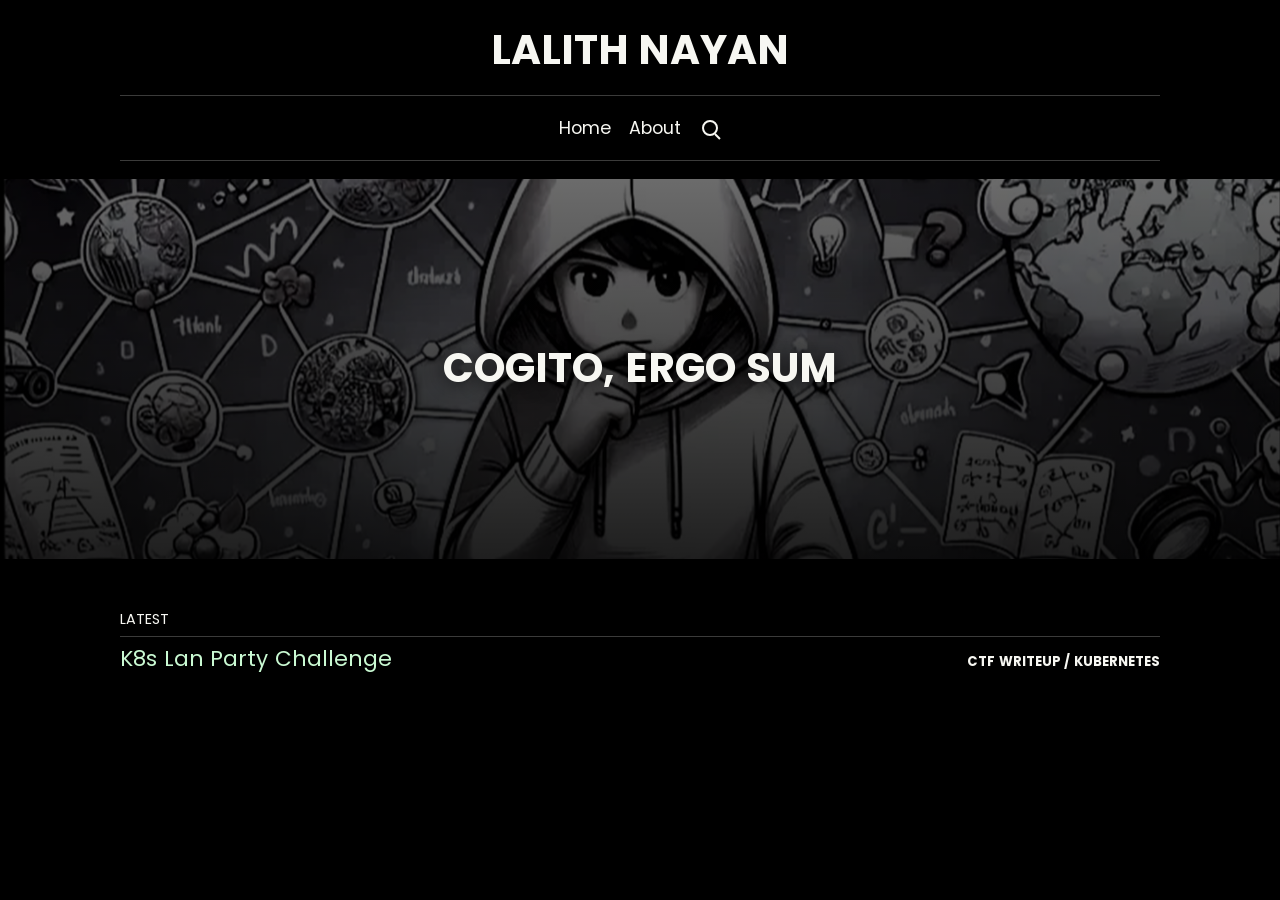
<file: index.html>
﻿<!doctype html>
<html lang="en">
<head>
  <meta charset="utf-8">
  <meta name="viewport" content="width=device-width, initial-scale=1">
  <title>Home | Lalith Nayan</title>
  <meta name="description" content="Technical research notes">
  <link rel="canonical" href="https://lalithnayan.com/">
  <link rel="stylesheet" href="/assets/site.css">
</head>
<body class="">
  <header class="site-header">
    <a class="brand" href="/">LALITH NAYAN</a>
    <nav class="site-nav" aria-label="Main navigation">
      <a href="/">Home</a>
      <a href="/about/">About</a>
      <button class="search-toggle" type="button" aria-expanded="false" aria-controls="site-search" aria-label="Search">
        <span aria-hidden="true">search</span>
      </button>
    </nav>
    <section class="site-search" id="site-search" hidden>
      <label for="search-input">Search</label>
      <input id="search-input" type="search" autocomplete="off" placeholder="Search posts or tags">
      <div class="search-results" id="search-results" aria-live="polite"></div>
    </section>
  </header>
  <main>
    <section class="intro">
      <p class="eyebrow">Cogito, ergo sum</p>
    </section>
    <section class="post-list" aria-label="Articles">
      <h2 class="section-title">Latest</h2>
      <a class="latest-post" href="/k8s-lan-party-challenge/">
        <span class="post-row-title">K8s Lan Party Challenge</span>
        <span class="post-row-tags">CTF WRITEUP / KUBERNETES</span>
      </a>
    </section>
  </main>
  <script src="/assets/search.js"></script>
</body>
</html>
</file>
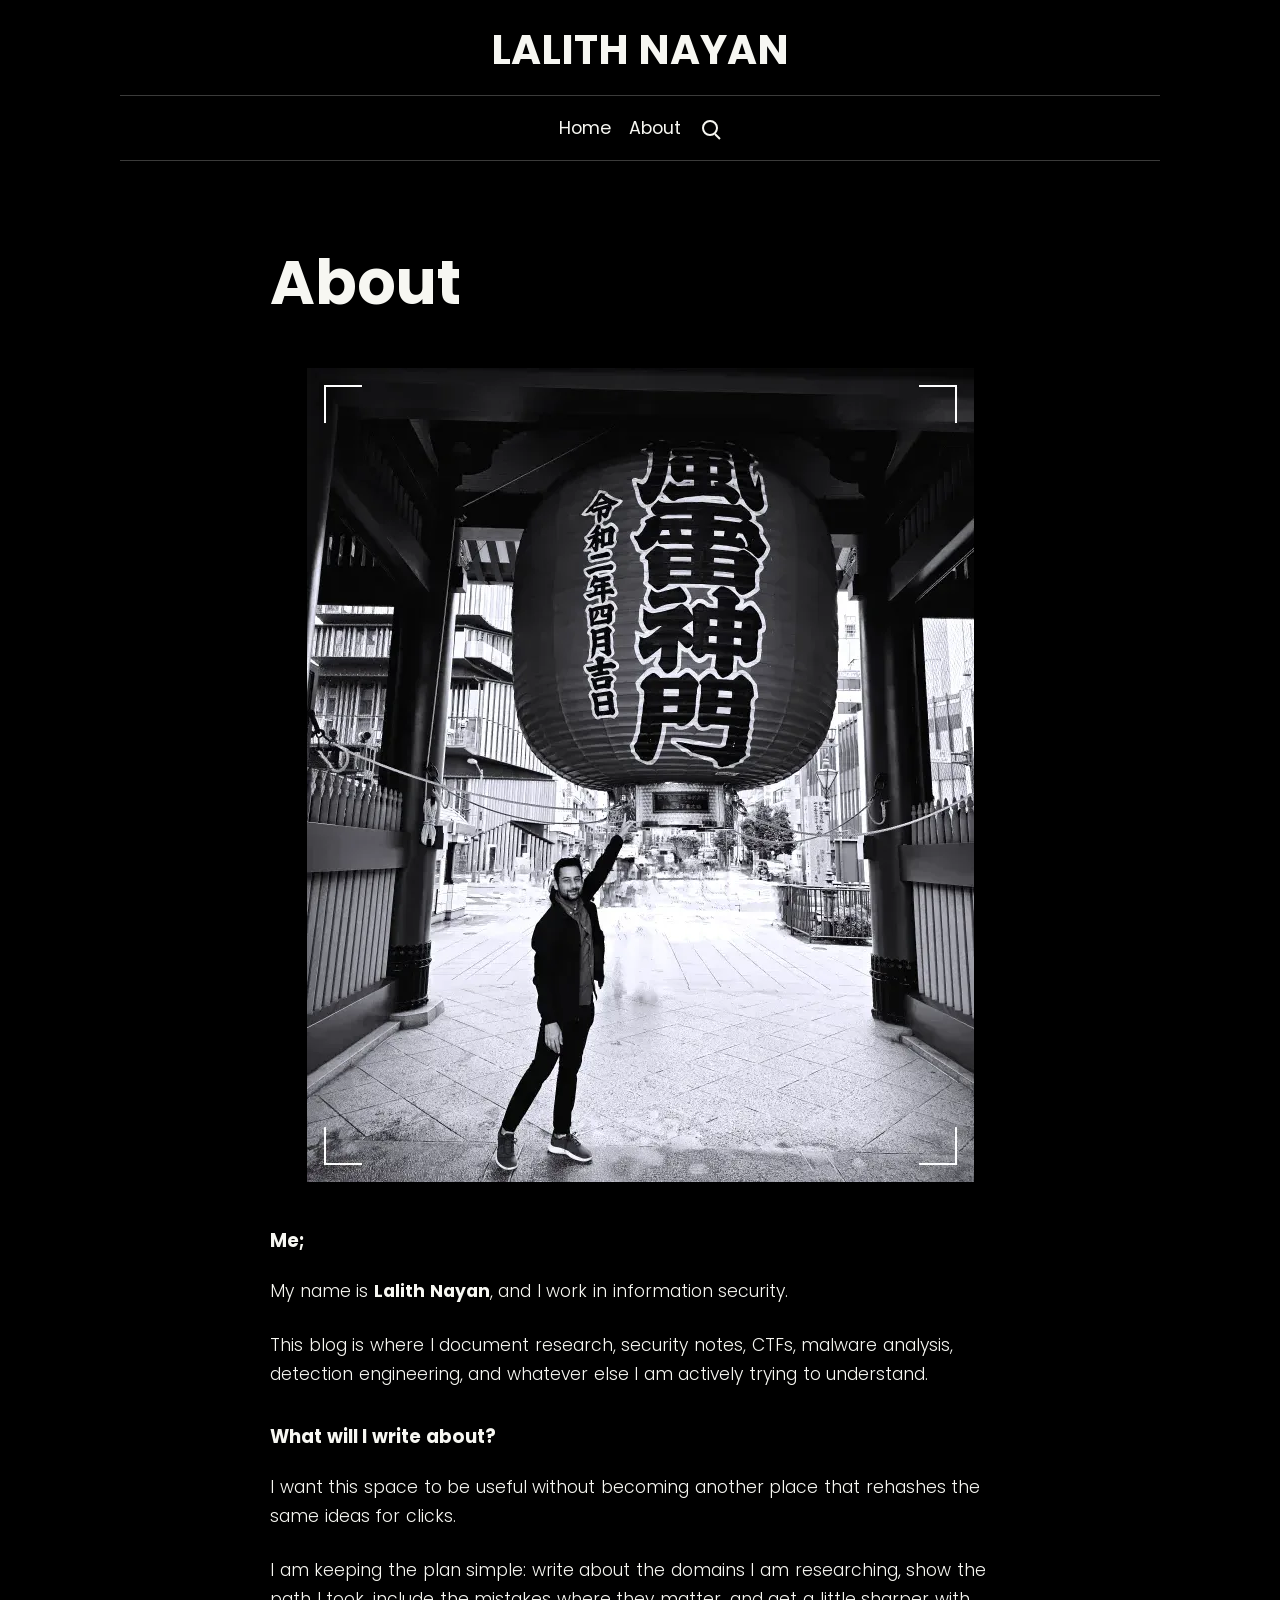
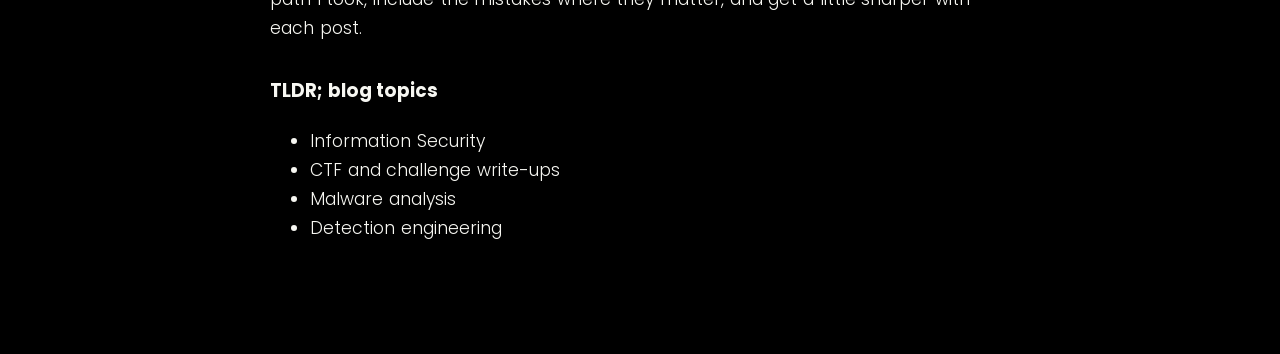
<file: about/index.html>
﻿<!doctype html>
<html lang="en">
<head>
  <meta charset="utf-8">
  <meta name="viewport" content="width=device-width, initial-scale=1">
  <title>About | Lalith Nayan</title>
  <meta name="description" content="Technical research notes">
  <link rel="canonical" href="https://lalithnayan.com/about/">
  <link rel="stylesheet" href="/assets/site.css">
</head>
<body class="about-template">
  <header class="site-header">
    <a class="brand" href="/">LALITH NAYAN</a>
    <nav class="site-nav" aria-label="Main navigation">
      <a href="/">Home</a>
      <a href="/about/">About</a>
      <button class="search-toggle" type="button" aria-expanded="false" aria-controls="site-search" aria-label="Search">
        <span aria-hidden="true">search</span>
      </button>
    </nav>
    <section class="site-search" id="site-search" hidden>
      <label for="search-input">Search</label>
      <input id="search-input" type="search" autocomplete="off" placeholder="Search posts or tags">
      <div class="search-results" id="search-results" aria-live="polite"></div>
    </section>
  </header>
  <main>
    <article class="post">
      <header class="post-header">
        <h1>About</h1>
      </header>
      <div class="post-content">
<figure class="kg-card kg-image-card"><img src="/assets/media/images/2024/09/20230706_0840012-1.webp" class="kg-image" alt="" loading="lazy" width="667" height="814"></figure>
<h3 id="me">Me;</h3>
<p>My name is <strong>Lalith Nayan</strong>, and I work in information security.</p>
<p>This blog is where I document research, security notes, CTFs, malware analysis, detection engineering, and whatever else I am actively trying to understand.</p>
<h3 id="what-will-i-write-about">What will I write about?</h3>
<p>I want this space to be useful without becoming another place that rehashes the same ideas for clicks.</p>
<p>I am keeping the plan simple: write about the domains I am researching, show the path I took, include the mistakes where they matter, and get a little sharper with each post.</p>
<h3 id="tldr-blog-topics">TLDR; blog topics</h3>
<ul><li>Information Security</li><li>CTF and challenge write-ups</li><li>Malware analysis</li><li>Detection engineering</li></ul>
      </div>
    </article>
  </main>
  <script src="/assets/search.js"></script>
</body>
</html>
</file>
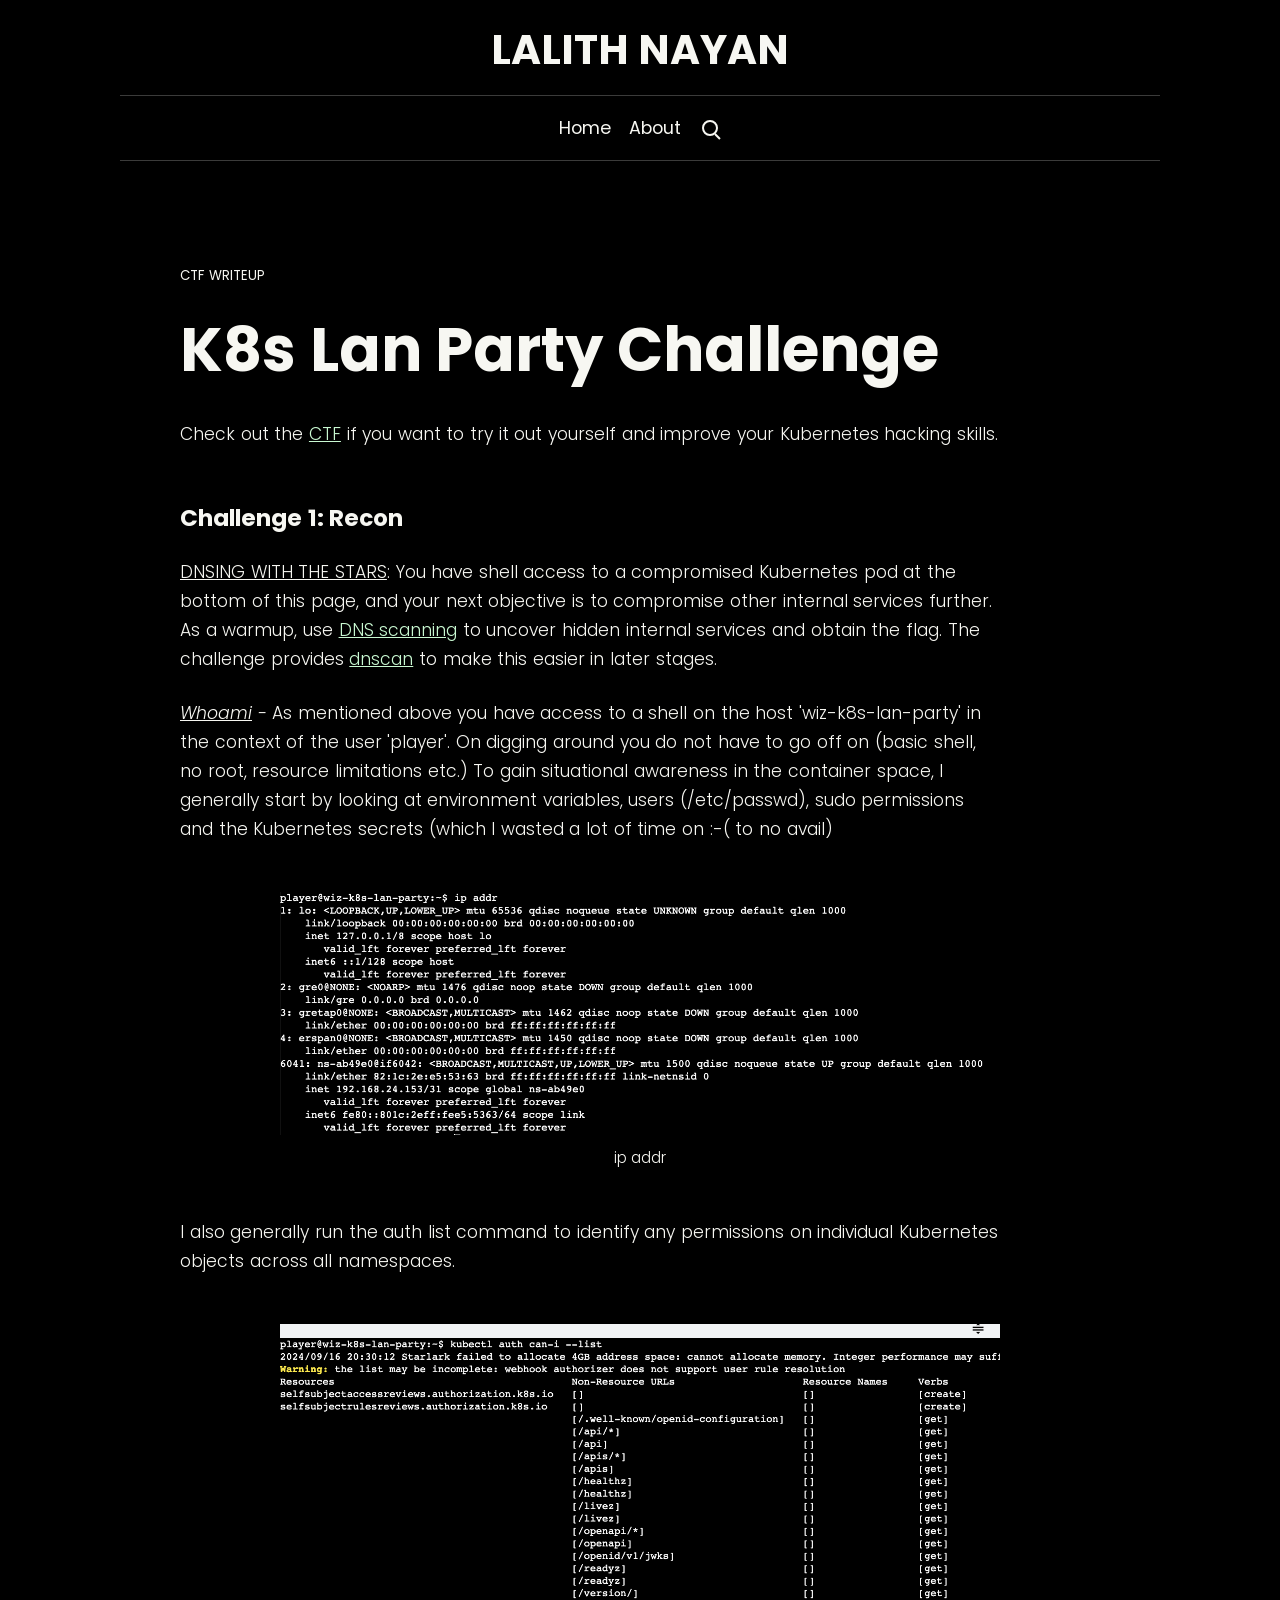
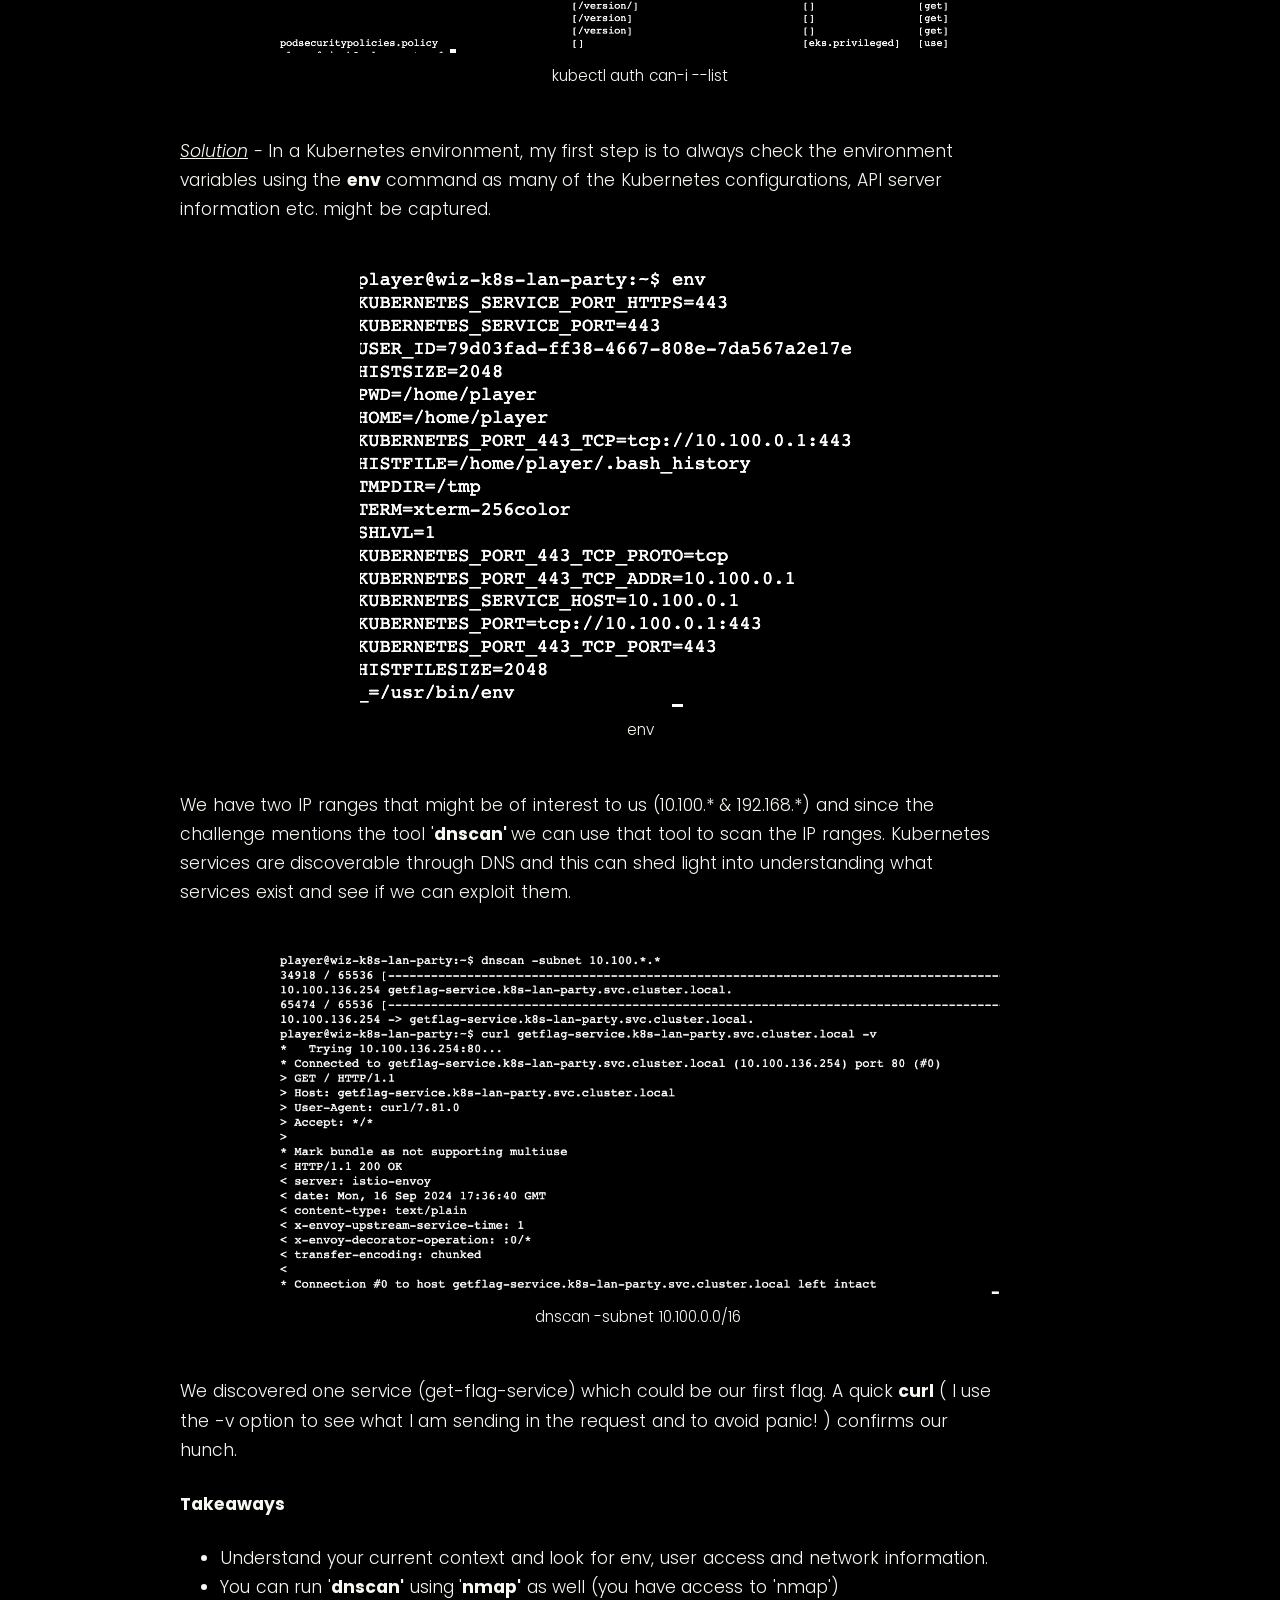
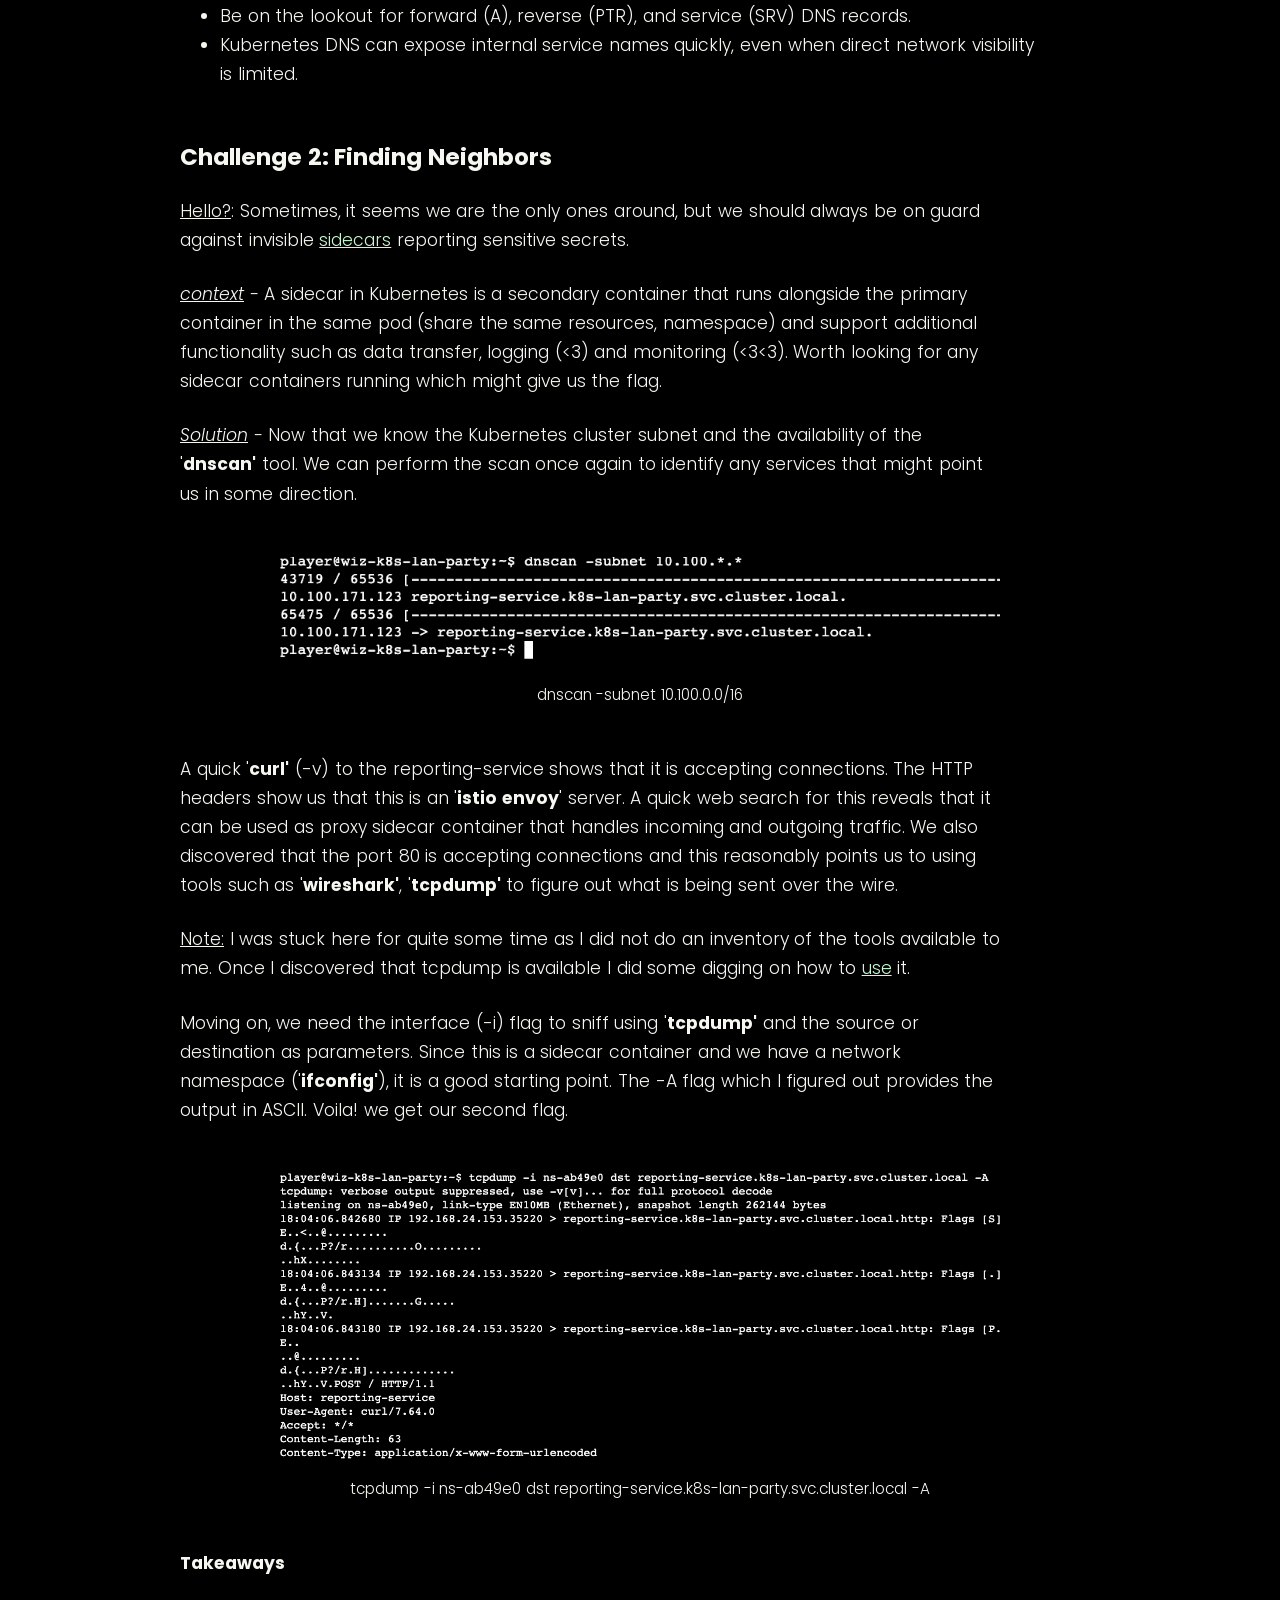
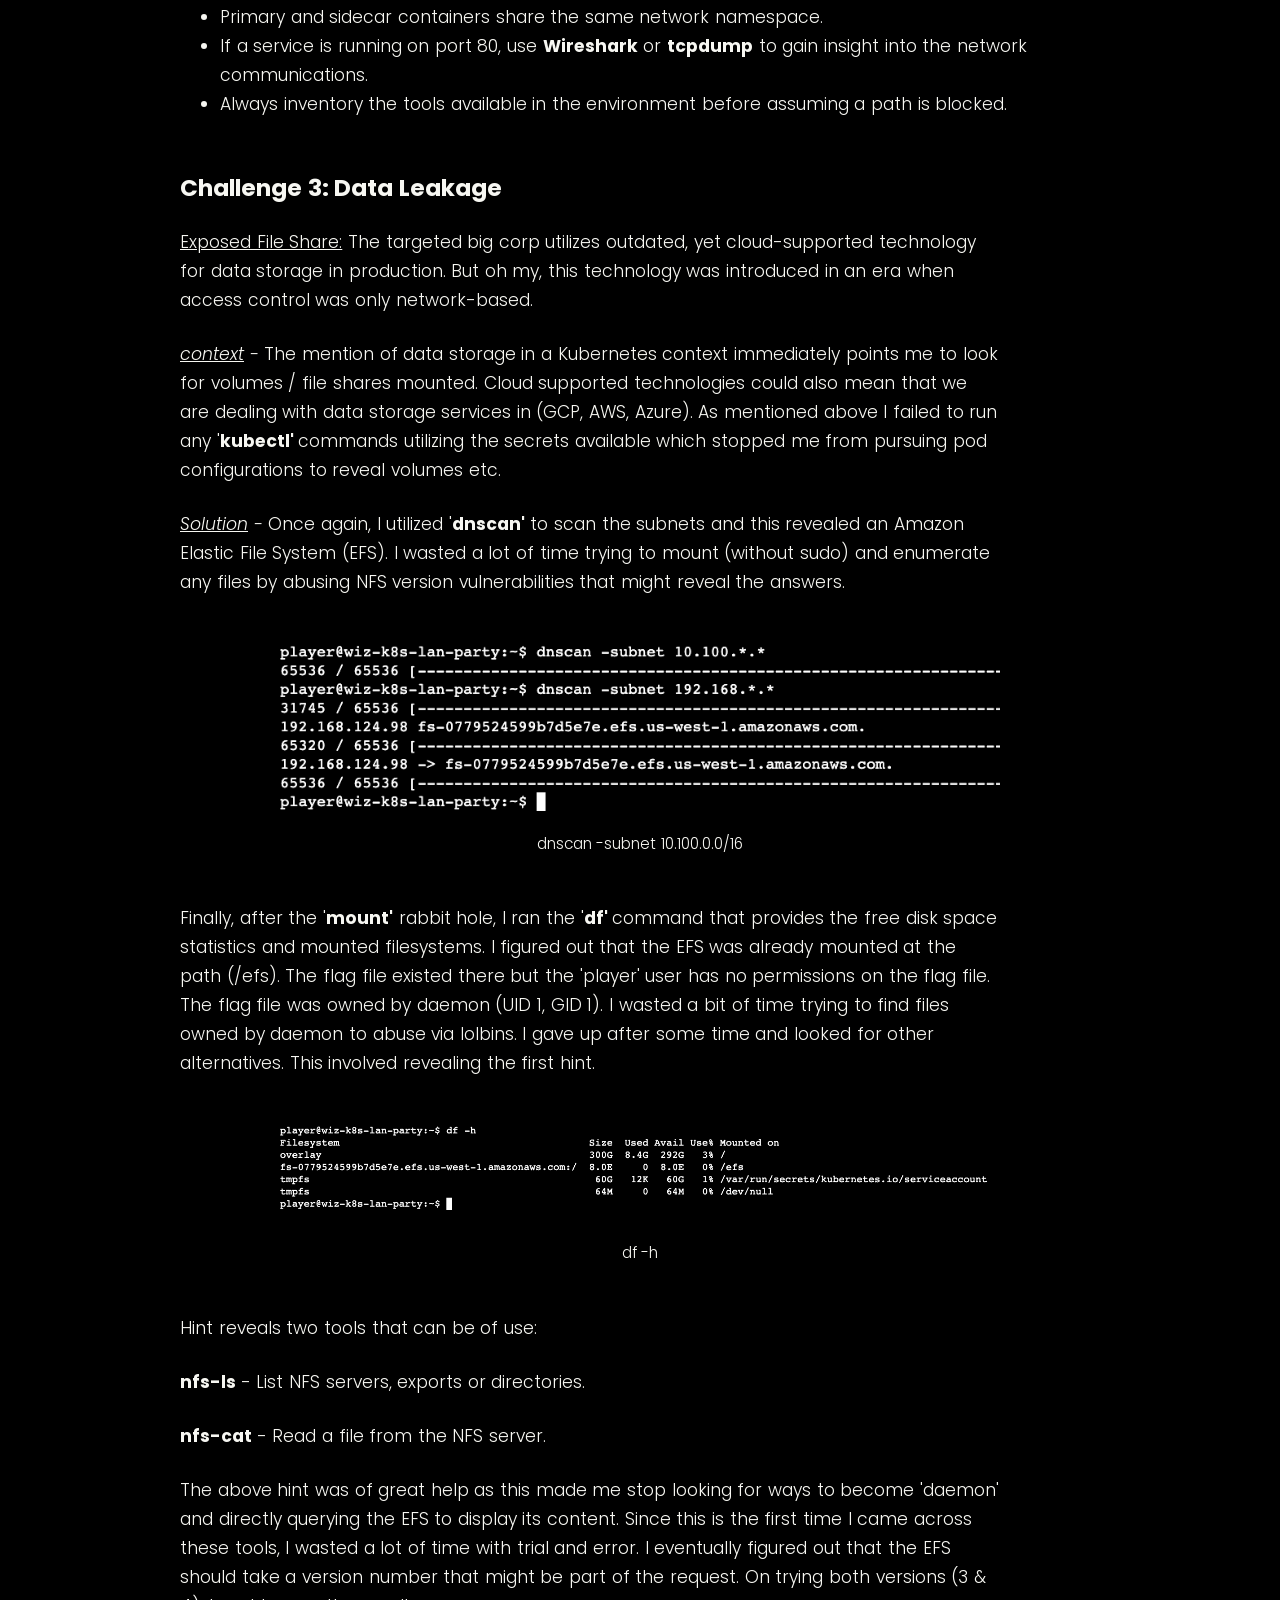
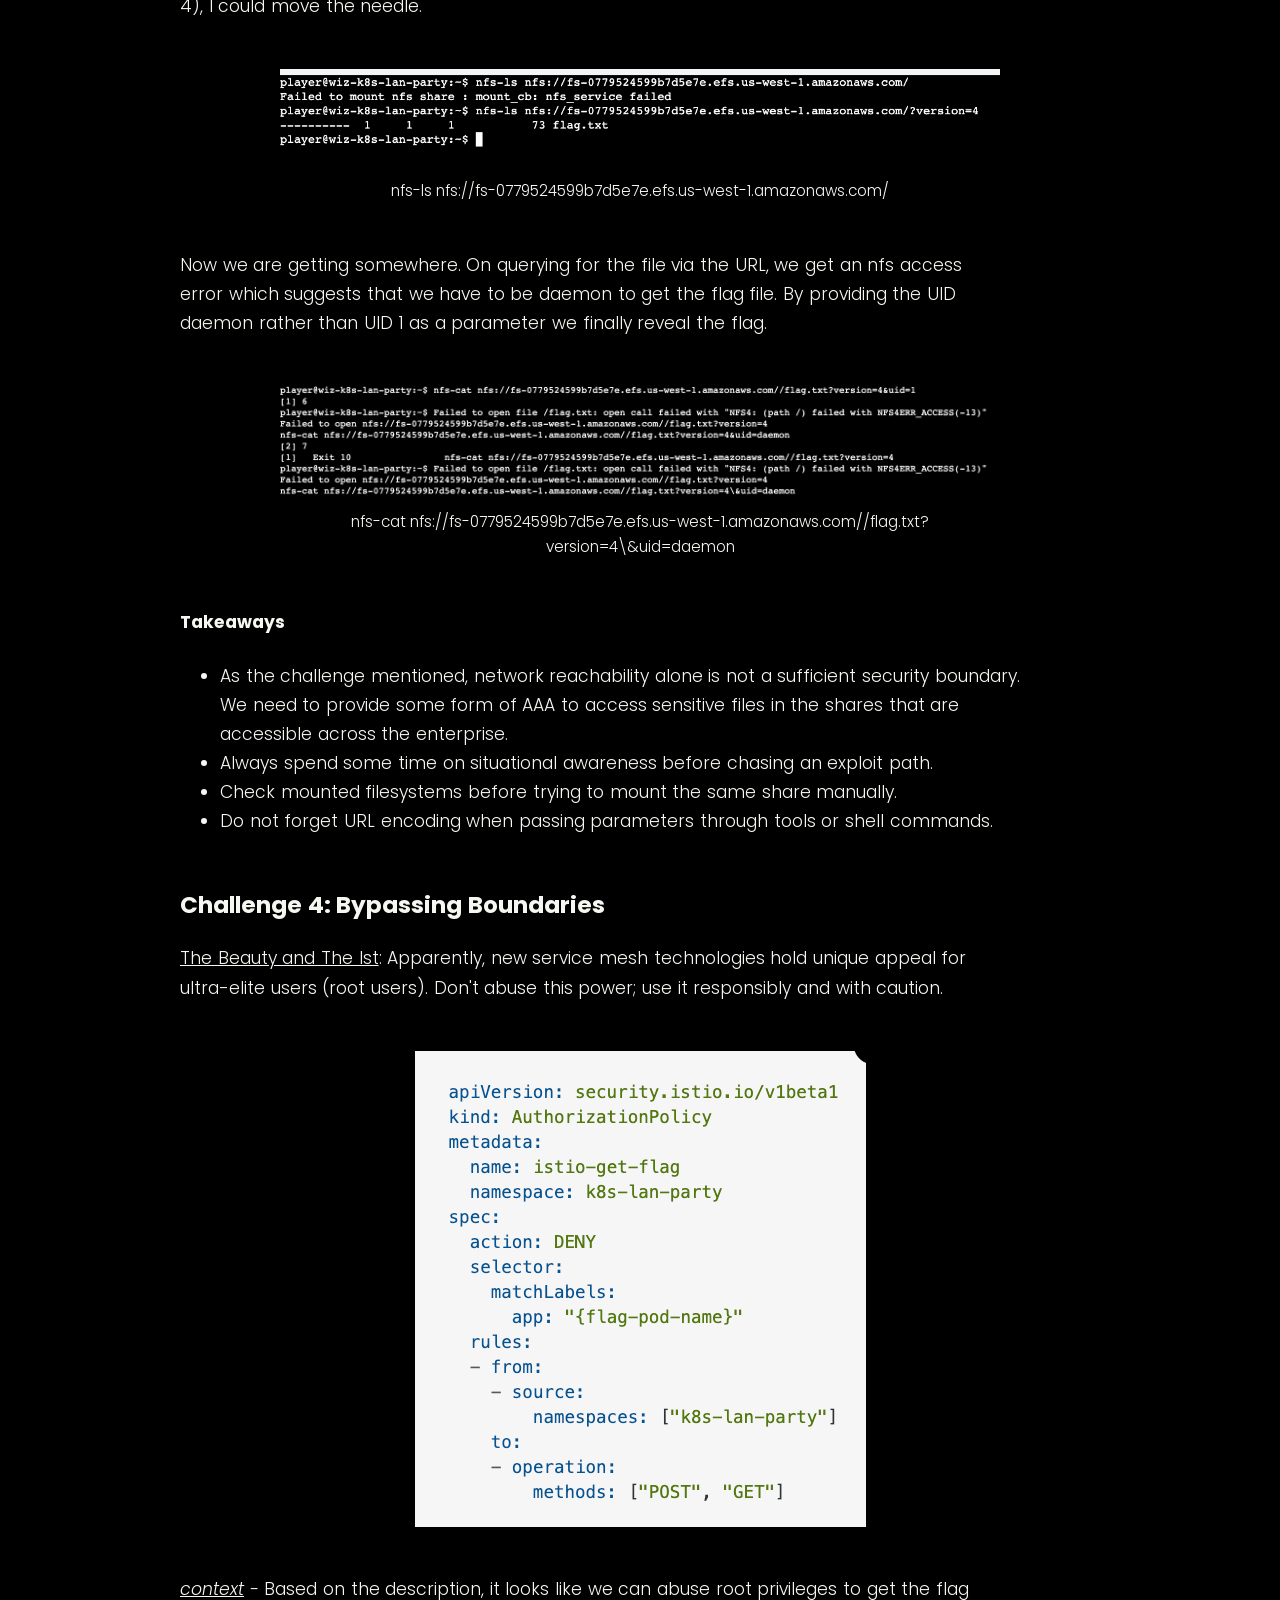
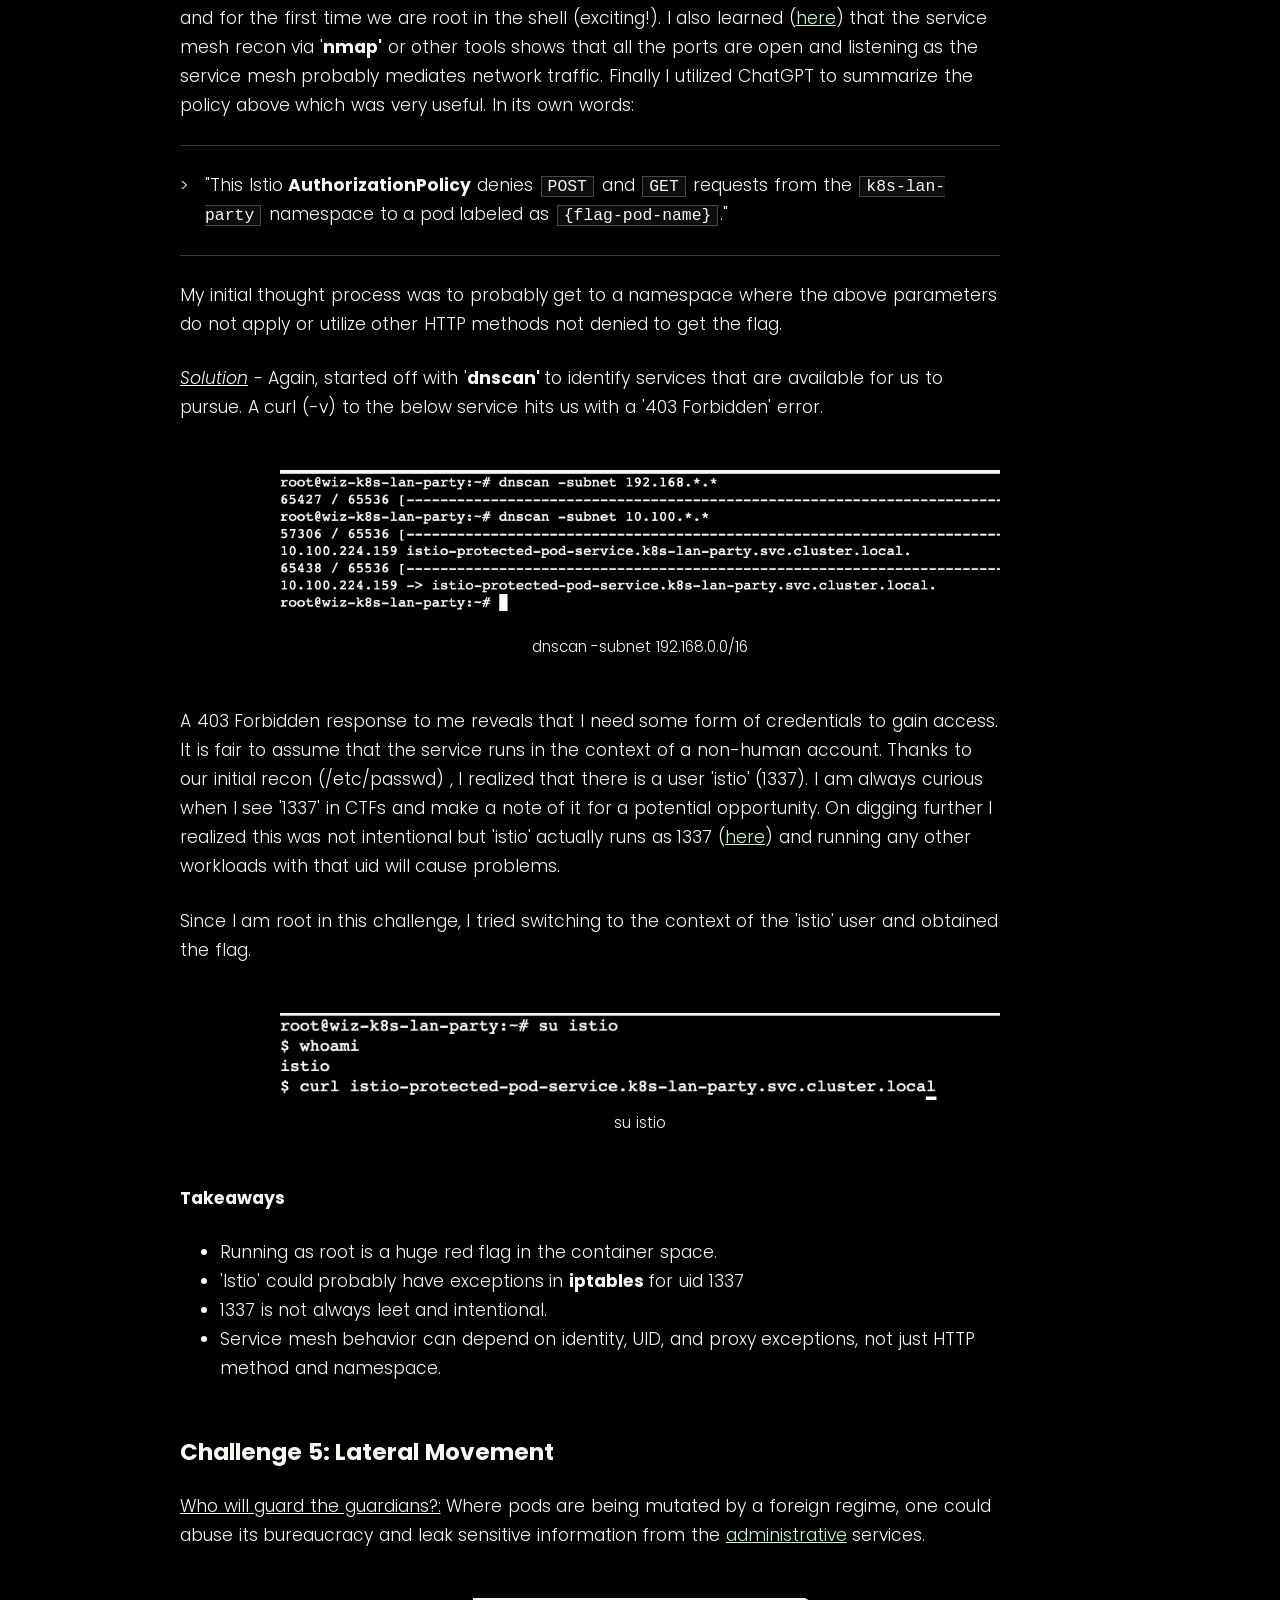
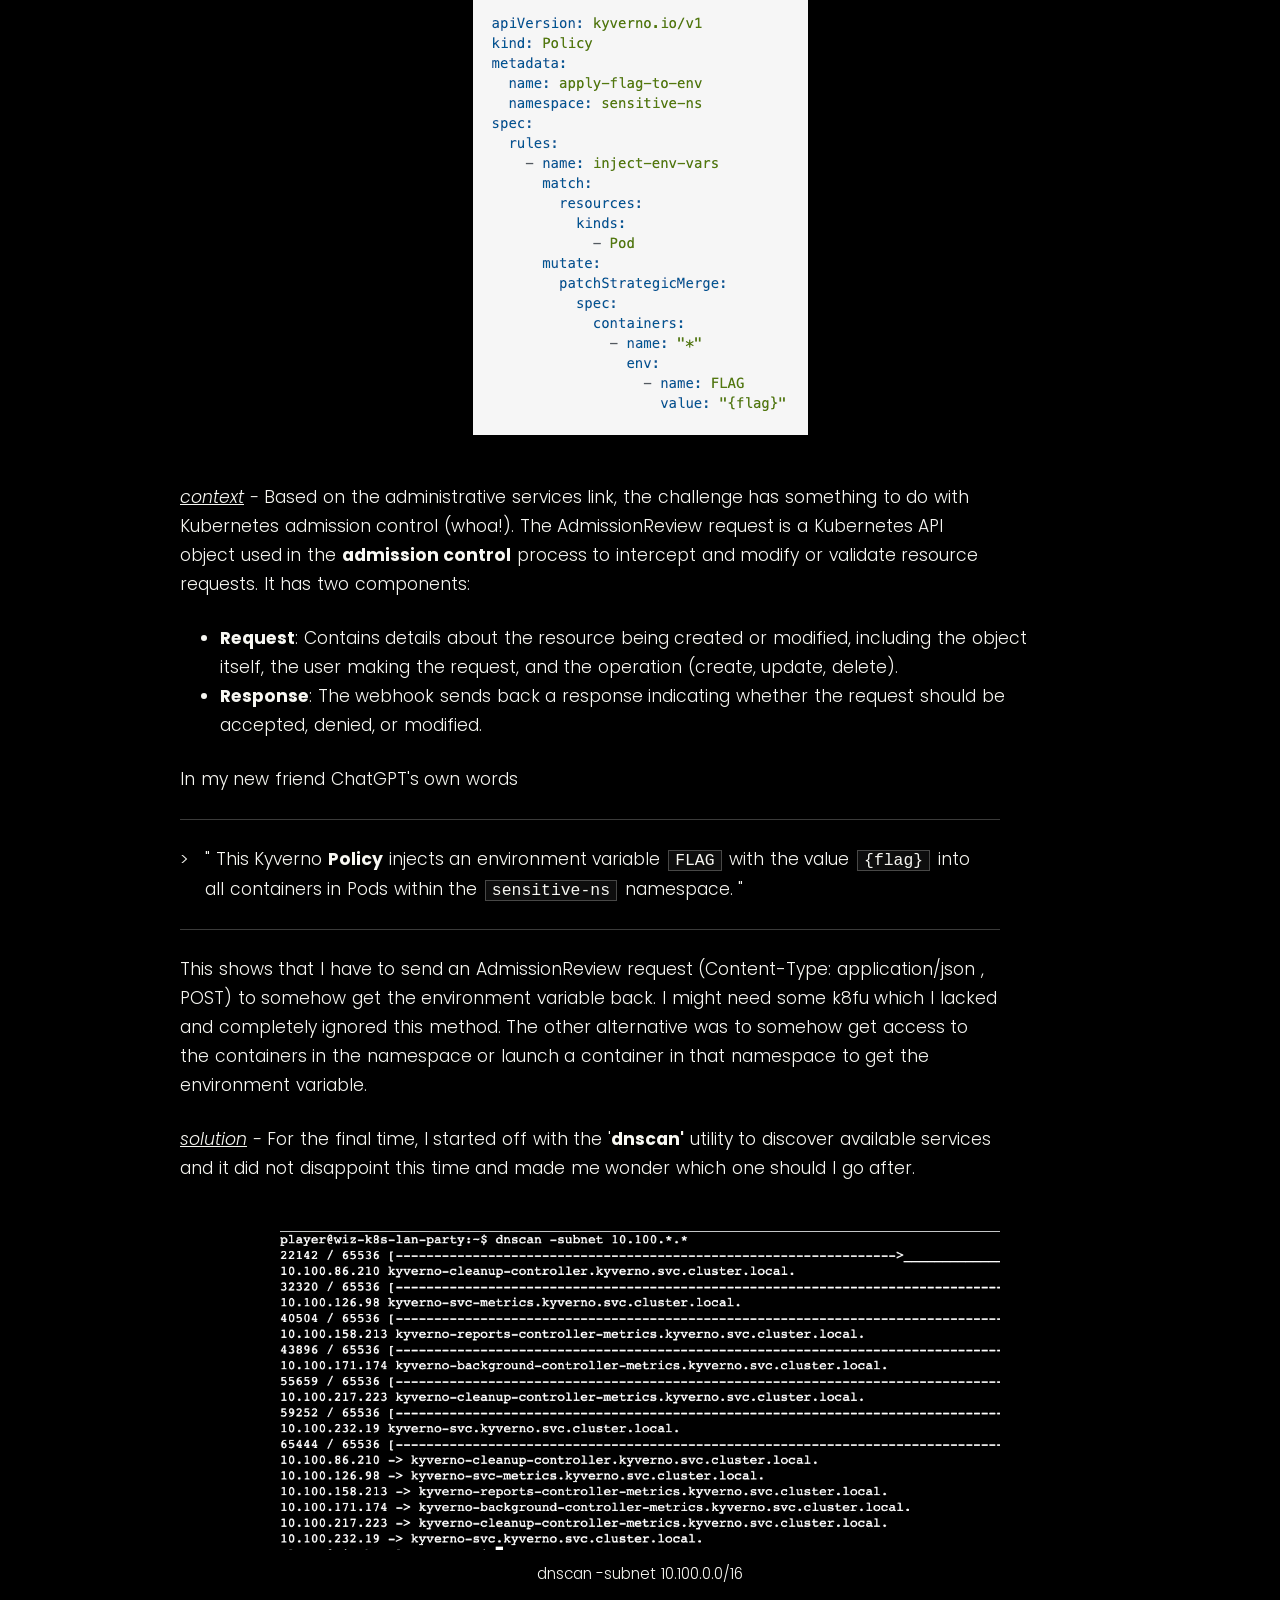
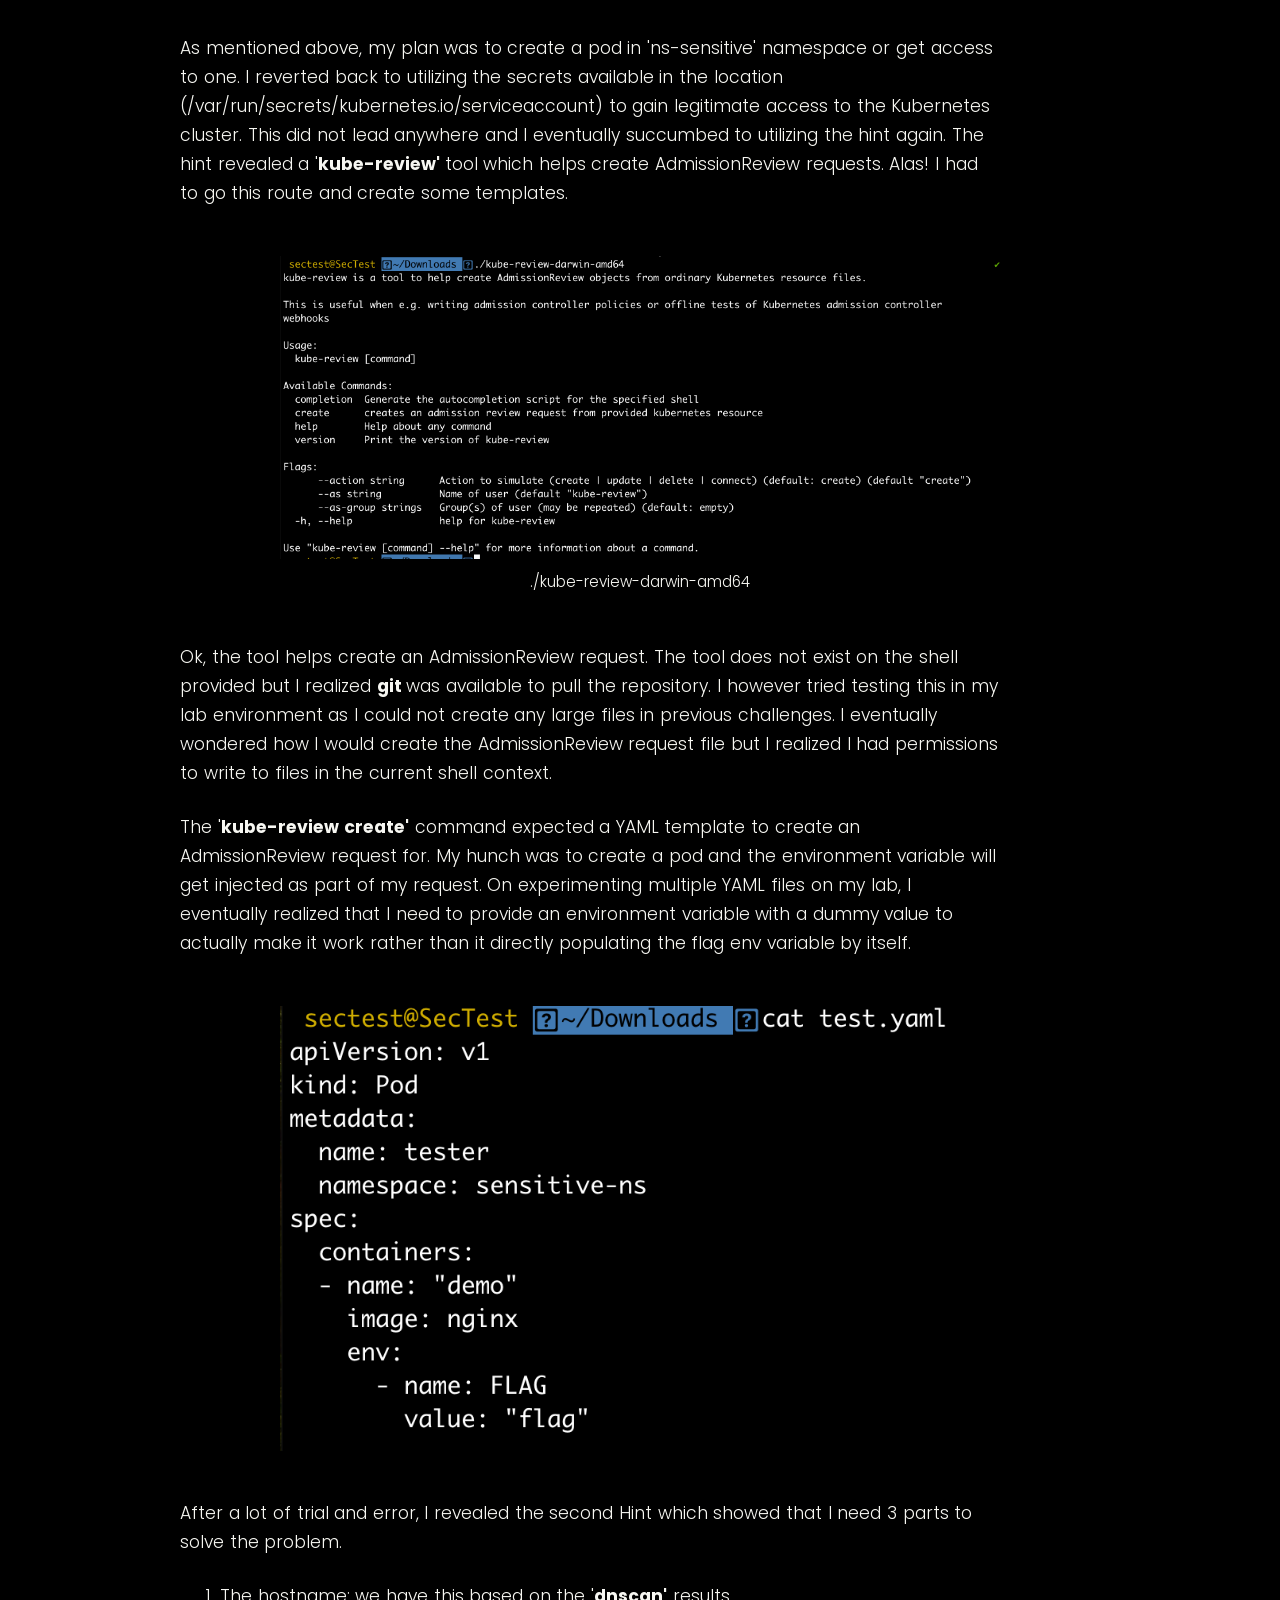
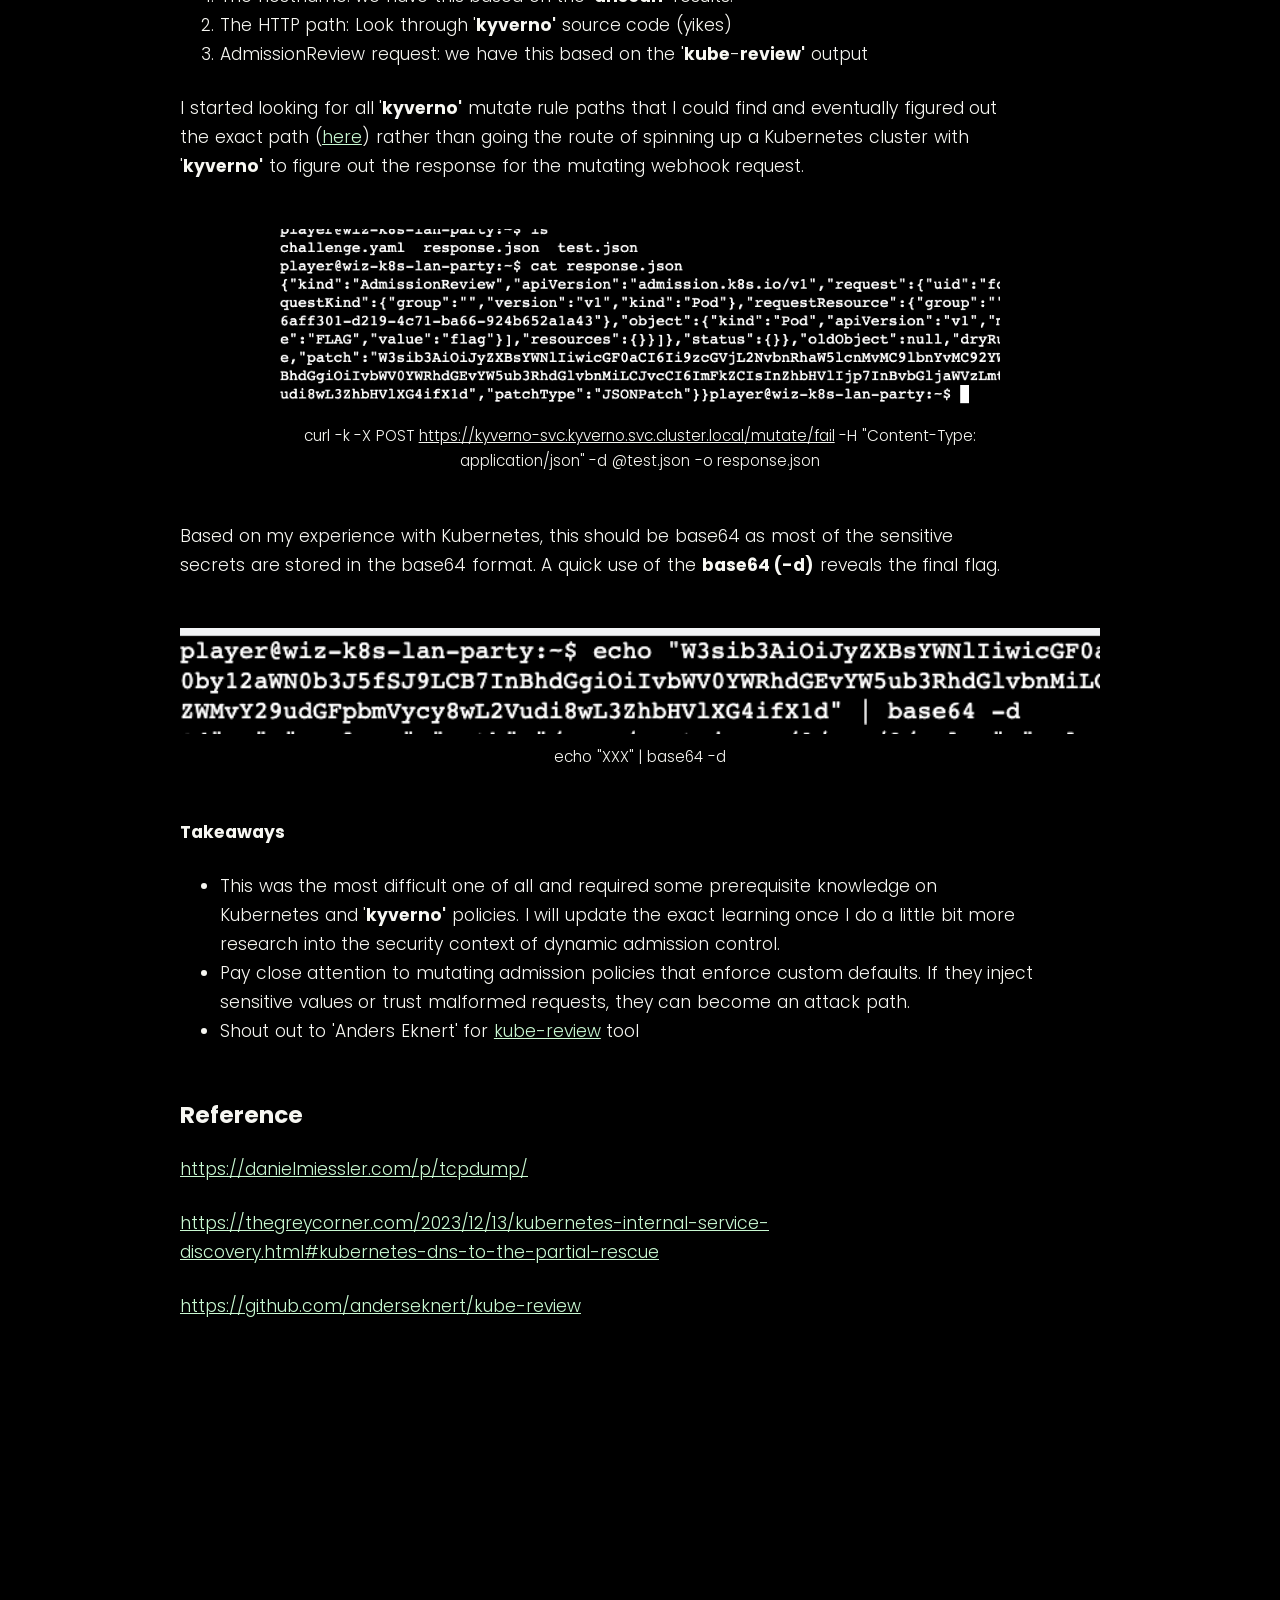
<file: k8s-lan-party-challenge/index.html>
﻿<!doctype html>
<html lang="en">
<head>
  <meta charset="utf-8">
  <meta name="viewport" content="width=device-width, initial-scale=1">
  <title>K8s Lan Party Challenge | Lalith Nayan</title>
  <meta name="description" content="Technical research notes">
  <link rel="canonical" href="https://lalithnayan.com/k8s-lan-party-challenge/">
  <link rel="stylesheet" href="/assets/site.css">
</head>
<body class="post-template">
  <header class="site-header">
    <a class="brand" href="/">LALITH NAYAN</a>
    <nav class="site-nav" aria-label="Main navigation">
      <a href="/">Home</a>
      <a href="/about/">About</a>
      <button class="search-toggle" type="button" aria-expanded="false" aria-controls="site-search" aria-label="Search">
        <span aria-hidden="true">search</span>
      </button>
    </nav>
    <section class="site-search" id="site-search" hidden>
      <label for="search-input">Search</label>
      <input id="search-input" type="search" autocomplete="off" placeholder="Search posts or tags">
      <div class="search-results" id="search-results" aria-live="polite"></div>
    </section>
  </header>
  <main>
    <article class="post">
      <header class="post-header">
        <p class="eyebrow">CTF WRITEUP</p>
        <h1>K8s Lan Party Challenge</h1>
      </header>
      <div class="post-content">
<p>Check out the <a href="https://k8slanparty.com/" rel="noreferrer">CTF</a> if you want to try it out yourself and improve your Kubernetes hacking skills.</p><h2 id="challenge-1-recon"><strong>Challenge 1: Recon</strong></h2><p><u>DNSING WITH THE STARS</u>: You have shell access to a compromised Kubernetes pod at the bottom of this page, and your next objective is to compromise other internal services further. As a warmup, use&nbsp;<a href="https://thegreycorner.com/2023/12/13/kubernetes-internal-service-discovery.html#kubernetes-dns-to-the-partial-rescue">DNS scanning</a>&nbsp;to uncover hidden internal services and obtain the flag. The challenge provides&nbsp;<a href="https://gist.github.com/nirohfeld/c596898673ead369cb8992d97a1c764e">dnscan</a>&nbsp;to make this easier in later stages.</p><p><em><u>Whoami</u> - </em>As mentioned above you have access to a shell on the host 'wiz-k8s-lan-party' in the context of the user 'player'. On digging around you do not have to go off on (basic shell, no root, resource limitations etc.) To gain situational awareness in the container space, I generally start by  looking at environment variables, users (/etc/passwd), sudo permissions and the Kubernetes secrets (which I wasted a lot of time on :-(  to no avail)</p><figure class="kg-card kg-image-card kg-card-hascaption"><img src="/assets/media/images/2024/09/image-2.png" class="kg-image" alt="" loading="lazy" width="1302" height="438" srcset="/assets/media/images/2024/09/image-2.png 600w, /assets/media/images/2024/09/image-2.png 1000w, /assets/media/images/2024/09/image-2.png 1302w" sizes="(min-width: 720px) 720px"><figcaption><span style="white-space: pre-wrap;">ip addr</span></figcaption></figure><p>I also generally run the auth list command to identify any permissions on individual Kubernetes objects across all namespaces.</p><figure class="kg-card kg-image-card kg-card-hascaption"><img src="/assets/media/images/2024/09/image-22.png" class="kg-image" alt="" loading="lazy" width="1333" height="608" srcset="/assets/media/images/2024/09/image-22.png 600w, /assets/media/images/2024/09/image-22.png 1000w, /assets/media/images/2024/09/image-22.png 1333w" sizes="(min-width: 720px) 720px"><figcaption><span style="white-space: pre-wrap;">kubectl auth can-i --list</span></figcaption></figure><p><em><u>Solution</u> - </em>In a Kubernetes environment, my first step is to always check the environment variables using the <strong>env </strong>command as many of the Kubernetes configurations, API server information etc. might be captured. </p><figure class="kg-card kg-image-card kg-card-hascaption"><img src="/assets/media/images/2024/09/image-3.png" class="kg-image" alt="" loading="lazy" width="560" height="435"><figcaption><span style="white-space: pre-wrap;">env</span></figcaption></figure><p>We have two IP ranges that might be of interest to us (10.100.* &amp; 192.168.*) and since the challenge mentions the tool '<strong>dnscan' </strong>we can use that tool to scan the IP ranges. Kubernetes services are discoverable through DNS and this can shed light into understanding what services exist and see if we can exploit them. </p><figure class="kg-card kg-image-card kg-card-hascaption"><img src="/assets/media/images/2024/09/image-4.png" class="kg-image" alt="" loading="lazy" width="1127" height="530" srcset="/assets/media/images/2024/09/image-4.png 600w, /assets/media/images/2024/09/image-4.png 1000w, /assets/media/images/2024/09/image-4.png 1127w" sizes="(min-width: 720px) 720px"><figcaption><span style="white-space: pre-wrap;">dnscan -subnet 10.100.0.0/16 </span></figcaption></figure><p>We discovered one service (get-flag-service) which could be our first flag. A quick <strong>curl </strong>( I use the -v option to see what I am sending in the request and to avoid panic! ) confirms our hunch.</p><p><strong>Takeaways</strong></p><ul><li>Understand your current context and look for env, user access and network information.</li><li>You can run '<strong>dnscan'</strong> using '<strong>nmap'</strong> as well (you have access to 'nmap')</li><li>Be on the lookout for forward (A), reverse (PTR), and service (SRV) DNS records.</li><li>Kubernetes DNS can expose internal service names quickly, even when direct network visibility is limited.</li></ul><h2 id="challenge-2-finding-neighbors"><strong>Challenge 2: Finding Neighbors</strong></h2><p><u>Hello?</u>: Sometimes, it seems we are the only ones around, but we should always be on guard against invisible&nbsp;<a href="https://kubernetes.io/docs/concepts/workloads/pods/sidecar-containers/">sidecars</a>&nbsp;reporting sensitive secrets.</p><p><em><u>context</u> - </em>A sidecar in Kubernetes is a secondary container that runs alongside the primary container in the same pod (share the same resources, namespace) and support additional functionality such as data transfer, logging (&lt;3) and monitoring (&lt;3&lt;3). Worth looking for any sidecar containers running which might give us the flag. </p><p><em><u>Solution</u> - </em>Now that we know the Kubernetes cluster subnet and the availability of the '<strong>dnscan'</strong> tool. We can perform the scan once again to identify any services that might point us in some direction. </p><figure class="kg-card kg-image-card kg-card-hascaption"><img src="/assets/media/images/2024/09/image-5.png" class="kg-image" alt="" loading="lazy" width="928" height="148" srcset="/assets/media/images/2024/09/image-5.png 600w, /assets/media/images/2024/09/image-5.png 928w" sizes="(min-width: 720px) 720px"><figcaption><span style="white-space: pre-wrap;">dnscan -subnet 10.100.0.0/16</span></figcaption></figure><p>A quick '<strong>curl'</strong> (-v) to the reporting-service shows that it is accepting connections. The HTTP headers show us that this is an '<strong>istio envoy</strong>' server. A quick web search for this reveals that it can be used as  proxy sidecar container that handles incoming and outgoing traffic. We also discovered that the port 80 is accepting connections and this reasonably points us to using tools such as '<strong>wireshark'</strong>, '<strong>tcpdump'</strong> to figure out what is being sent over the wire. </p><p><u>Note:</u> I was stuck here for quite some time as I did not do an inventory of the tools available to me. Once I discovered that tcpdump is available I did some digging on how to <a href="https://danielmiessler.com/p/tcpdump/" rel="noreferrer">use</a> it. </p><p>Moving on, we need the interface (-i) flag to sniff using '<strong>tcpdump'</strong> and the source or destination as parameters. Since this is a sidecar container and we have a network namespace ('<strong>ifconfig'</strong>), it is a good starting point. The -A flag which I figured out provides the output in ASCII. Voila! we get our second flag.</p><figure class="kg-card kg-image-card kg-card-hascaption"><img src="/assets/media/images/2024/09/image-6.png" class="kg-image" alt="" loading="lazy" width="1201" height="488" srcset="/assets/media/images/2024/09/image-6.png 600w, /assets/media/images/2024/09/image-6.png 1000w, /assets/media/images/2024/09/image-6.png 1201w" sizes="(min-width: 720px) 720px"><figcaption><span style="white-space: pre-wrap;">tcpdump -i ns-ab49e0 dst reporting-service.k8s-lan-party.svc.cluster.local -A</span></figcaption></figure><p><strong>Takeaways</strong></p><ul><li>Primary and sidecar containers share the same network namespace.</li><li>If a service is running on port 80, use <strong>Wireshark</strong> or <strong>tcpdump</strong> to gain insight into the network communications.</li><li>Always inventory the tools available in the environment before assuming a path is blocked.</li></ul><h2 id="challenge-3-data-leakage"><strong>Challenge 3: Data Leakage</strong></h2><p><u>Exposed File Share:</u> The targeted big corp utilizes outdated, yet cloud-supported technology for data storage in production. But oh my, this technology was introduced in an era when access control was only network-based.</p><p><em><u>context</u> - </em>The mention of data storage in a Kubernetes context immediately points me to look for volumes / file shares mounted. Cloud supported technologies could also mean that we are dealing with data storage services in (GCP, AWS, Azure). As mentioned above I failed to run any '<strong>kubectl' </strong>commands utilizing the secrets available which stopped me from pursuing pod configurations to reveal volumes etc.</p><p><em><u>Solution</u> - </em>Once again, I utilized '<strong>dnscan'</strong> to scan the subnets and this revealed an Amazon Elastic File System (EFS). I wasted a lot of time trying to mount (without sudo) and enumerate any files by abusing NFS version vulnerabilities that might reveal the answers. </p><figure class="kg-card kg-image-card kg-card-hascaption"><img src="/assets/media/images/2024/09/image-7.png" class="kg-image" alt="" loading="lazy" width="884" height="215" srcset="/assets/media/images/2024/09/image-7.png 600w, /assets/media/images/2024/09/image-7.png 884w" sizes="(min-width: 720px) 720px"><figcaption><span style="white-space: pre-wrap;">dnscan -subnet 10.100.0.0/16</span></figcaption></figure><p>Finally, after the '<strong>mount'</strong> rabbit hole, I ran the '<strong>df' </strong>command that provides the free disk space statistics and mounted filesystems. I figured out that the EFS was already mounted at the path (/efs). The flag file existed there but the 'player' user has no permissions on the flag file. The flag file was owned by daemon (UID 1, GID 1). I wasted a bit of time trying to find files owned by daemon to abuse via lolbins. I gave up after some time and looked for other alternatives. This involved revealing the first hint.</p><figure class="kg-card kg-image-card kg-card-hascaption"><img src="/assets/media/images/2024/09/image-8.png" class="kg-image" alt="" loading="lazy" width="1363" height="196" srcset="/assets/media/images/2024/09/image-8.png 600w, /assets/media/images/2024/09/image-8.png 1000w, /assets/media/images/2024/09/image-8.png 1363w" sizes="(min-width: 720px) 720px"><figcaption><span style="white-space: pre-wrap;">df -h</span></figcaption></figure><p>Hint reveals two tools that can be of use:</p><p><strong>nfs-ls </strong>- List NFS servers, exports or directories.</p><p><strong>nfs-cat </strong>- Read a file from the NFS server.</p><p>The above hint was of great help as this made me stop looking for ways to become 'daemon' and directly querying the EFS to display its content. Since this is the first time I came across these tools, I wasted a lot of time with trial and error. I eventually figured out that the EFS should take a version number that might be part of the request. On trying both versions (3 &amp; 4), I could move the needle. </p><figure class="kg-card kg-image-card kg-card-hascaption"><img src="/assets/media/images/2024/09/image-9.png" class="kg-image" alt="" loading="lazy" width="1159" height="158" srcset="/assets/media/images/2024/09/image-9.png 600w, /assets/media/images/2024/09/image-9.png 1000w, /assets/media/images/2024/09/image-9.png 1159w" sizes="(min-width: 720px) 720px"><figcaption><span style="white-space: pre-wrap;">nfs-ls nfs://fs-0779524599b7d5e7e.efs.us-west-1.amazonaws.com/</span></figcaption></figure><p>Now we are getting somewhere. On querying for the file via the URL, we get an nfs access error which suggests that we have to be daemon to get the flag file. By providing the UID daemon rather than UID 1 as a parameter we finally reveal the flag.</p><figure class="kg-card kg-image-card kg-card-hascaption"><img src="/assets/media/images/2024/09/image-11.png" class="kg-image" alt="" loading="lazy" width="1478" height="230" srcset="/assets/media/images/2024/09/image-11.png 600w, /assets/media/images/2024/09/image-11.png 1000w, /assets/media/images/2024/09/image-11.png 1478w" sizes="(min-width: 720px) 720px"><figcaption><span style="white-space: pre-wrap;">nfs-cat nfs://fs-0779524599b7d5e7e.efs.us-west-1.amazonaws.com//flag.txt?version=4\&amp;uid=daemon</span></figcaption></figure><p><strong>Takeaways</strong></p><ul><li>As the challenge mentioned, network reachability alone is not a sufficient security boundary. We need to provide some form of AAA to access sensitive files in the shares that are accessible across the enterprise. </li><li>Always spend some time on situational awareness before chasing an exploit path.</li><li>Check mounted filesystems before trying to mount the same share manually.</li><li>Do not forget URL encoding when passing parameters through tools or shell commands.</li></ul><h2 id="challenge-4-bypassing-boundaries"><strong>Challenge 4: Bypassing Boundaries</strong></h2><p><u>The Beauty and The Ist</u>: Apparently, new service mesh technologies hold unique appeal for ultra-elite users (root users). Don't abuse this power; use it responsibly and with caution.</p><figure class="kg-card kg-image-card"><img src="/assets/media/images/2024/09/image-12.png" class="kg-image" alt="" loading="lazy" width="451" height="476"></figure><p><em><u>context</u> - </em>Based on the description, it looks like we can abuse root privileges to get the flag and for the first time we are root in the shell (exciting!). I also learned (<a href="https://thegreycorner.com/2023/12/13/kubernetes-internal-service-discovery.html#kubernetes-dns-to-the-partial-rescue" rel="noreferrer">here</a>) that the service mesh recon via '<strong>nmap'</strong> or other tools shows that all the ports are open and listening as the service mesh probably mediates network traffic. Finally I utilized ChatGPT to summarize the policy above which was very useful. In its own words: </p><blockquote>"This Istio <strong>AuthorizationPolicy</strong> denies <code>POST</code> and <code>GET</code> requests from the <code>k8s-lan-party</code> namespace to a pod labeled as <code>{flag-pod-name}</code>." </blockquote><p>My initial thought process was to probably get to a namespace where the above parameters do not apply or utilize other HTTP methods not denied to get the flag. </p><p><em><u>Solution</u> - </em>Again, started off with '<strong>dnscan' </strong>to identify services that are available for us to pursue. A curl (-v) to the below service hits us with a '403 Forbidden' error. </p><figure class="kg-card kg-image-card kg-card-hascaption"><img src="/assets/media/images/2024/09/image-13.png" class="kg-image" alt="" loading="lazy" width="962" height="205" srcset="/assets/media/images/2024/09/image-13.png 600w, /assets/media/images/2024/09/image-13.png 962w" sizes="(min-width: 720px) 720px"><figcaption><span style="white-space: pre-wrap;">dnscan -subnet 192.168.0.0/16</span></figcaption></figure><p>A 403 Forbidden response to me reveals that I need some form of credentials to gain access. It is fair to assume that the service runs in the context of a non-human account. Thanks to our initial recon (/etc/passwd) , I realized that there is a user 'istio' (1337). I am always curious when I see '1337' in CTFs and make a note of it for a potential opportunity. On digging further I realized this was not intentional but 'istio' actually runs as 1337 (<a href="https://istio.io/latest/docs/reference/config/analysis/ist0144/" rel="noreferrer">here</a>) and running any other workloads with that uid will cause problems. </p><p>Since I am root in this challenge, I tried switching to the context of the 'istio' user and obtained the flag. </p><figure class="kg-card kg-image-card kg-card-hascaption"><img src="/assets/media/images/2024/09/image-14.png" class="kg-image" alt="" loading="lazy" width="815" height="99" srcset="/assets/media/images/2024/09/image-14.png 600w, /assets/media/images/2024/09/image-14.png 815w" sizes="(min-width: 720px) 720px"><figcaption><span style="white-space: pre-wrap;">su istio</span></figcaption></figure><p><strong>Takeaways</strong></p><ul><li>Running as root is a huge red flag in the container space. </li><li>'Istio' could probably have exceptions in <strong>iptables </strong>for uid 1337</li><li>1337 is not always leet and intentional.</li><li>Service mesh behavior can depend on identity, UID, and proxy exceptions, not just HTTP method and namespace.</li></ul><h2 id="challenge-5-lateral-movement"><strong>Challenge 5: Lateral Movement</strong></h2><p><u>Who will guard the guardians?:</u> Where pods are being mutated by a foreign regime, one could abuse its bureaucracy and leak sensitive information from the&nbsp;<a href="https://kubernetes.io/docs/reference/access-authn-authz/extensible-admission-controllers/#request">administrative</a>&nbsp;services.</p><figure class="kg-card kg-image-card"><img src="/assets/media/images/2024/09/image-15.png" class="kg-image" alt="" loading="lazy" width="335" height="437"></figure><p><em><u>context</u> -</em>  Based on the administrative services link, the challenge has something to do with Kubernetes admission control (whoa!). The AdmissionReview request is a Kubernetes API object used in the <strong>admission control</strong> process to intercept and modify or validate resource requests. It has two components: </p><ul><li><strong>Request</strong>: Contains details about the resource being created or modified, including the object itself, the user making the request, and the operation (create, update, delete).</li><li><strong>Response</strong>: The webhook sends back a response indicating whether the request should be accepted, denied, or modified.</li></ul><p>In my new friend ChatGPT's own words</p><blockquote>" This Kyverno <strong>Policy</strong> injects an environment variable <code>FLAG</code> with the value <code>{flag}</code> into all containers in Pods within the <code>sensitive-ns</code> namespace. "</blockquote><p>This shows that I have to send an AdmissionReview request (Content-Type: application/json , POST) to somehow get the environment variable back. I might need some k8fu which I lacked and completely ignored this method. The other alternative was to somehow get access to the containers in the namespace or launch a container in that namespace to get the environment variable. </p><p><em><u>solution</u> - </em>For the final time, I started off with the '<strong>dnscan'</strong> utility to discover available services and it did not disappoint this time and made me wonder which one should I go after.</p><figure class="kg-card kg-image-card kg-card-hascaption"><img src="/assets/media/images/2024/09/image-18.png" class="kg-image" alt="" loading="lazy" width="1052" height="466" srcset="/assets/media/images/2024/09/image-18.png 600w, /assets/media/images/2024/09/image-18.png 1000w, /assets/media/images/2024/09/image-18.png 1052w" sizes="(min-width: 720px) 720px"><figcaption><span style="white-space: pre-wrap;">dnscan -subnet 10.100.0.0/16</span></figcaption></figure><p>As mentioned above, my plan was to create a pod in 'ns-sensitive' namespace or get access to one. I reverted back to utilizing the secrets available in the location (/var/run/secrets/kubernetes.io/serviceaccount) to gain legitimate access to the Kubernetes cluster. This did not lead anywhere and I eventually succumbed to utilizing the hint again. The hint revealed a '<strong>kube-review' </strong>tool which helps create AdmissionReview requests. Alas! I had to go this route and create some templates.</p><figure class="kg-card kg-image-card kg-card-hascaption"><img src="/assets/media/images/2024/09/image-16.png" class="kg-image" alt="" loading="lazy" width="2000" height="840" srcset="/assets/media/images/2024/09/image-16.png 600w, /assets/media/images/2024/09/image-16.png 1000w, /assets/media/images/2024/09/image-16.png 1600w, /assets/media/images/2024/09/image-16.png 2242w" sizes="(min-width: 720px) 720px"><figcaption><span style="white-space: pre-wrap;">./kube-review-darwin-amd64</span></figcaption></figure><p>Ok, the tool helps create an AdmissionReview request. The tool does not exist on the shell provided but I realized <strong>git </strong>was available to pull the repository. I however tried testing this in my lab environment as I could not create any large files in previous challenges. I eventually wondered how I would create the AdmissionReview request file but I realized I had permissions to write to files in the current shell context.</p><p>The '<strong>kube-review</strong> <strong>create'</strong> command expected a YAML template to create an AdmissionReview request for. My hunch was to create a pod and the environment variable will get injected as part of my request. On experimenting multiple YAML files on my lab, I eventually realized that I need to provide an environment variable with a dummy value to actually make it work rather than it directly populating the flag env variable by itself.</p><figure class="kg-card kg-image-card"><img src="/assets/media/images/2024/09/image-17.png" class="kg-image" alt="" loading="lazy" width="906" height="560" srcset="/assets/media/images/2024/09/image-17.png 600w, /assets/media/images/2024/09/image-17.png 906w" sizes="(min-width: 720px) 720px"></figure><p>After a lot of trial and error, I revealed the second Hint which showed that I need 3 parts to solve the problem. </p><ol><li>The hostname: we have this based on the '<strong>dnscan'</strong> results.</li><li>The HTTP path: Look through '<strong>kyverno'</strong> source code (yikes)</li><li>AdmissionReview request: we have this based on the '<strong>kube</strong>-<strong>review'</strong> output</li></ol><p>I started looking for all '<strong>kyverno'</strong> mutate rule paths that I could find and eventually figured out the exact path (<a href="https://learn.microsoft.com/en-us/troubleshoot/azure/azure-kubernetes/create-upgrade-delete/troubleshoot-apiserver-etcd?tabs=resource-specific#cause-4-a-custom-webhook-might-cause-a-deadlock-in-api-server-pods" rel="noreferrer">here</a>) rather than going the route of spinning up a Kubernetes cluster with '<strong>kyverno'</strong> to figure out the response for the mutating webhook request.</p><figure class="kg-card kg-image-card kg-card-hascaption"><img src="/assets/media/images/2024/09/image-20.png" class="kg-image" alt="" loading="lazy" width="905" height="230" srcset="/assets/media/images/2024/09/image-20.png 600w, /assets/media/images/2024/09/image-20.png 905w" sizes="(min-width: 720px) 720px"><figcaption><span style="white-space: pre-wrap;">curl -k -X POST </span><a href="https://kyverno-svc.kyverno.svc.cluster.local/mutate/fail"><span style="white-space: pre-wrap;">https://kyverno-svc.kyverno.svc.cluster.local/mutate/fail</span></a><span style="white-space: pre-wrap;"> -H "Content-Type: application/json" -d @test.json -o response.json</span></figcaption></figure><p>Based on my experience with Kubernetes, this should be base64 as most of the sensitive secrets are stored in the base64 format. A quick use of the <strong>base64 (-d)</strong> reveals the final flag.</p><figure class="kg-card kg-image-card kg-card-hascaption"><img src="/assets/media/images/2024/09/image-21.png" class="kg-image" alt="" loading="lazy" width="702" height="81" srcset="/assets/media/images/2024/09/image-21.png 600w, /assets/media/images/2024/09/image-21.png 702w"><figcaption><span style="white-space: pre-wrap;">echo "XXX" | base64 -d</span></figcaption></figure><p><strong>Takeaways</strong></p><ul><li>This was the most difficult one of all and required some prerequisite knowledge on Kubernetes and '<strong>kyverno'</strong> policies. I will update the exact learning once I do a little bit more research into the security context of dynamic admission control. </li><li>Pay close attention to mutating admission policies that enforce custom defaults. If they inject sensitive values or trust malformed requests, they can become an attack path.</li><li>Shout out to 'Anders Eknert' for <a href="https://github.com/anderseknert/kube-review" rel="noreferrer">kube-review</a> tool </li></ul><h2 id="reference"><strong>Reference</strong></h2><p><a href="https://danielmiessler.com/p/tcpdump/">https://danielmiessler.com/p/tcpdump/</a></p><p><a href="https://thegreycorner.com/2023/12/13/kubernetes-internal-service-discovery.html#kubernetes-dns-to-the-partial-rescue">https://thegreycorner.com/2023/12/13/kubernetes-internal-service-discovery.html#kubernetes-dns-to-the-partial-rescue</a></p><p><a href="https://github.com/anderseknert/kube-review">https://github.com/anderseknert/kube-review</a></p>
      </div>
    </article>
  </main>
  <script src="/assets/search.js"></script>
</body>
</html>
</file>
<file: assets/site.css>
﻿/* Fira Code: https://github.com/tonsky/FiraCode */
@import url('https://fonts.googleapis.com/css2?family=Poppins:wght@300;400;500;600;700&display=swap');

:root {
  --background: #000000;
  --foreground: #f7f7f2;
  --accent: #5cff86;
  --link: color-mix(in srgb, var(--foreground) 70%, var(--accent));
  --radius: 0;
  --font-size: 1rem;
  --line-height: 1.54em;
  --panel: transparent;
  --panel-strong: color-mix(in srgb, var(--accent) 7%, transparent);
  --border: color-mix(in srgb, var(--foreground) 24%, transparent);
}

html {
  box-sizing: border-box;
  background: var(--background);
}

*,
*:before,
*:after {
  box-sizing: inherit;
  margin: 0;
  padding: 0;
}

body {
  font-family:
    "Poppins",
    Arial,
    sans-serif;
  font-size: var(--font-size);
  font-weight: 300;
  line-height: var(--line-height);
  word-spacing: 0.04em;
  background: var(--background);
  color: var(--foreground);
  text-rendering: optimizeLegibility;
  font-variant-ligatures: contextual;
  -webkit-overflow-scrolling: touch;
  -webkit-text-size-adjust: 100%;
  margin: 0;
  padding: 0;
  min-height: 100vh;
  display: flex;
  flex-direction: column;
}

h1 {
  font-size: calc(var(--font-size) * 1.45);
  letter-spacing: 0;
}

h2 {
  font-size: calc(var(--font-size) * 1.35);
  letter-spacing: 0;
}

h3 {
  font-size: calc(var(--font-size) * 1.15);
  letter-spacing: 0;
}

h4,
h5,
h6 {
  font-size: calc(var(--font-size) * 1);
  letter-spacing: 0;
}

h1,
h2,
h3,
h4,
h5,
h6,
p,
ul,
ol,
img,
figure,
video,
table {
  margin: 25px 0;
}

a {
  color: var(--link);
}

a:hover {
  color: var(--link);
}

a:focus-visible {
  outline: 1px solid var(--accent);
  outline-offset: 2px;
}

.site-header,
.site-footer {
  width: min(1040px, calc(100% - 32px));
  margin: 0 auto;
}

.site-header {
  display: grid;
  justify-items: center;
  gap: 0;
  padding: 28px 0 18px;
}

.brand {
  font-weight: 700;
  text-decoration: none;
  color: var(--foreground);
  font-size: clamp(1.55rem, 5vw, 2.55rem);
  line-height: 1.1;
  letter-spacing: 0;
  text-align: center;
}

.intro .eyebrow {
  font-size: clamp(1.55rem, 5vw, 2.55rem);
  font-weight: 700;
  line-height: 1.1;
}

.brand:after {
  content: "";
  display: block;
  width: min(1040px, calc(100vw - 32px));
  height: 1px;
  margin: 22px auto 0;
  background: var(--border);
}

.site-nav {
  display: flex;
  align-items: center;
  justify-content: center;
  gap: 18px;
  width: 100%;
  padding: 16px 0;
  border-bottom: 1px solid var(--border);
  color: var(--foreground);
  font-size: 1.1rem;
  font-weight: 400;
}

.site-nav a {
  color: var(--foreground);
  text-decoration: none;
}

.search-toggle {
  display: inline-grid;
  place-items: center;
  width: 1.35rem;
  height: 2rem;
  padding: 0;
  border: 1px solid transparent;
  color: var(--foreground);
  background: transparent;
  font: inherit;
  font-size: 0;
  line-height: 1;
  cursor: pointer;
}

.search-toggle span {
  width: 1rem;
  height: 1rem;
  border: 2px solid currentColor;
  border-radius: 50%;
  font-size: 0;
}

.search-toggle span:after {
  content: "";
  display: block;
  width: 0.45rem;
  height: 2px;
  margin: 0.68rem 0 0 0.68rem;
  background: currentColor;
  transform: rotate(45deg);
  transform-origin: left center;
}

.search-toggle:hover,
.search-toggle:focus-visible {
  border-color: transparent;
  color: var(--foreground);
  outline: none;
}

.site-search {
  width: min(640px, 100%);
  padding-top: 18px;
}

.site-search label {
  position: absolute;
  width: 1px;
  height: 1px;
  overflow: hidden;
  clip: rect(0 0 0 0);
  white-space: nowrap;
}

.site-search input {
  width: 100%;
  padding: 10px 12px;
  border: none;
  border-radius: 0;
  background: var(--background);
  color: var(--foreground);
  font: inherit;
}

.site-search input:focus-visible {
  outline: none;
}

.search-results {
  display: grid;
  gap: 8px;
  margin-top: 12px;
}

.search-result {
  display: grid;
  gap: 4px;
  padding: 12px;
  border: 1px solid var(--border);
  text-decoration: none;
}

.search-result small {
  display: flex;
  flex-wrap: wrap;
  gap: 8px;
  color: var(--foreground);
}

.search-result small span,
.post-row-tags {
  color: var(--foreground);
  font-size: 0.82rem;
  font-weight: 700;
}

.search-empty {
  margin: 0;
  color: color-mix(in srgb, var(--foreground) 70%, transparent);
}

main {
  width: min(1040px, calc(100% - 32px));
  margin: 0 auto;
  flex: 1 0 auto;
}

.intro {
  position: relative;
  display: grid;
  place-items: center;
  overflow: hidden;
  width: 100vw;
  max-width: none;
  min-height: 380px;
  margin: 0 0 52px calc(50% - 50vw);
  padding: 32px;
  border: none;
  background:
    linear-gradient(180deg, rgba(0, 0, 0, 0.38), rgba(0, 0, 0, 0.82)),
    url("/assets/media/hero-cogito-enhanced.png") center center / cover no-repeat;
}

.eyebrow,
.post-label {
  color: var(--foreground);
  font-size: 0.83rem;
  font-weight: 400;
  text-transform: uppercase;
  letter-spacing: 0;
}

h1,
h2,
h3 {
  line-height: 1.2;
  letter-spacing: 0;
}

.intro h1 {
  margin: 12px 0 0;
  font-size: clamp(2.05rem, 5vw, 4.05rem);
  max-width: 18ch;
}

.intro > * {
  position: relative;
  z-index: 1;
}

.intro .eyebrow {
  color: var(--foreground);
  text-align: center;
  text-shadow: 0 2px 18px rgba(0, 0, 0, 0.78);
}

.post-list {
  display: grid;
  gap: 10px;
  padding: 0 0 72px;
}

.section-title {
  margin: 0;
  padding-bottom: 8px;
  border-bottom: 1px solid var(--border);
  color: var(--foreground);
  font-size: 0.9rem;
  font-weight: 400;
  text-transform: uppercase;
}

.latest-post {
  display: flex;
  align-items: baseline;
  justify-content: space-between;
  gap: 24px;
  text-decoration: none;
}

.post-row-title {
  color: var(--link);
  font-size: clamp(1.05rem, 2.3vw, 1.35rem);
  font-weight: 400;
}

.post {
  max-width: 920px;
  margin: 0 auto;
  padding: 60px 0 86px;
}

.about-template .post {
  max-width: 740px;
}

.post-header {
  margin-bottom: 34px;
}

.post-header h1 {
  margin: 8px 0 0;
  font-size: clamp(1.95rem, 5vw, 3.8rem);
}

.post-content {
  font-size: 1.08rem;
  line-height: 1.68;
  text-align: left;
}

.post-content p,
.post-content li {
  text-align: left;
  hyphens: none;
}

.post-content h2 {
  margin-top: 2.4em;
  font-size: 1.45rem;
}

.post-content h3 {
  margin-top: 2em;
  font-size: 1.15rem;
}

.post-content img {
  display: block;
  width: auto;
  max-width: 100%;
  height: auto;
  margin: 0 auto;
  border: none;
  border-radius: 0;
  padding: 0;
  overflow: hidden;
}

.post-content p,
.post-content ul,
.post-content ol,
.post-content blockquote {
  max-width: 82ch;
}

.post-content figure {
  margin: 3rem auto;
  display: table;
  width: auto;
  max-width: 100%;
}

.post-content figcaption {
  margin-top: 0.65rem;
  color: var(--foreground);
  background: var(--background);
  font-size: 0.95rem;
  font-weight: 300;
  text-align: center;
  padding: 0;
  display: table-caption;
  caption-side: bottom;
}

.post-content figcaption a,
.post-content figcaption span {
  color: var(--foreground);
}

.post-content blockquote {
  position: relative;
  margin: 0;
  padding: 25px;
  border-top: 1px solid var(--border);
  border-bottom: 1px solid var(--border);
  color: var(--foreground);
}

.post-content blockquote:before {
  content: ">";
  display: block;
  position: absolute;
  left: 0;
  color: var(--foreground);
}

.post-content code,
.post-content kbd {
  font-family:
    "Fira Code",
    "JetBrains Mono",
    Monaco,
    Consolas,
    "Ubuntu Mono",
    monospace !important;
  font-feature-settings: normal;
  background: color-mix(in srgb, var(--foreground) 5%, transparent);
  color: var(--foreground);
  padding: 0 6px;
  margin: 0 2px;
  font-size: 0.95em;
}

.post-content code {
  border: 1px solid color-mix(in srgb, var(--foreground) 25%, transparent);
}

.post-content pre {
  tab-size: 4;
  background: color-mix(in srgb, var(--foreground) 5%, transparent) !important;
  color: var(--foreground);
  padding: 20px 10px;
  font-size: 0.95em !important;
  overflow: auto;
  border-radius: 0;
  border: 1px solid color-mix(in srgb, var(--foreground) 25%, transparent);
}

.post-content pre code {
  background: none !important;
  margin: 0;
  padding: 0;
  font-size: inherit;
  border: none;
}

.kg-bookmark-card {
  border: 1px solid var(--border);
  border-radius: 0;
  background: var(--panel);
}

.kg-bookmark-container {
  display: block;
  padding: 18px;
  text-decoration: none;
}

.kg-bookmark-title {
  font-weight: 700;
}

.kg-bookmark-description,
.kg-bookmark-metadata {
  margin-top: 6px;
  color: var(--foreground);
  font-size: 0.92rem;
}

.kg-bookmark-thumbnail,
.kg-bookmark-icon {
  display: none;
}

ul,
ol {
  margin-left: 4ch;
  padding: 0;
}

li::marker {
  color: var(--foreground);
}

table {
  table-layout: auto;
  border-collapse: collapse;
}

table,
th,
td {
  border: 2px solid var(--foreground);
  padding: 10px;
}

th {
  color: var(--foreground);
  text-align: left;
  text-transform: uppercase;
  letter-spacing: 0.04em;
}

hr {
  width: 100%;
  border: none;
  background: var(--accent);
  height: 2px;
}

@media (max-width: 640px) {
  .site-header {
    justify-items: center;
  }

  .site-nav {
    gap: 12px;
    font-size: 1rem;
  }

  .latest-post {
    align-items: flex-start;
    flex-direction: column;
    gap: 6px;
  }

  .intro {
    min-height: 260px;
    padding: 22px;
    margin-bottom: 34px;
  }

  .post {
    padding-top: 42px;
  }

  .site-header,
  main {
    width: min(100% - 24px, 1040px);
  }
}
</file>
